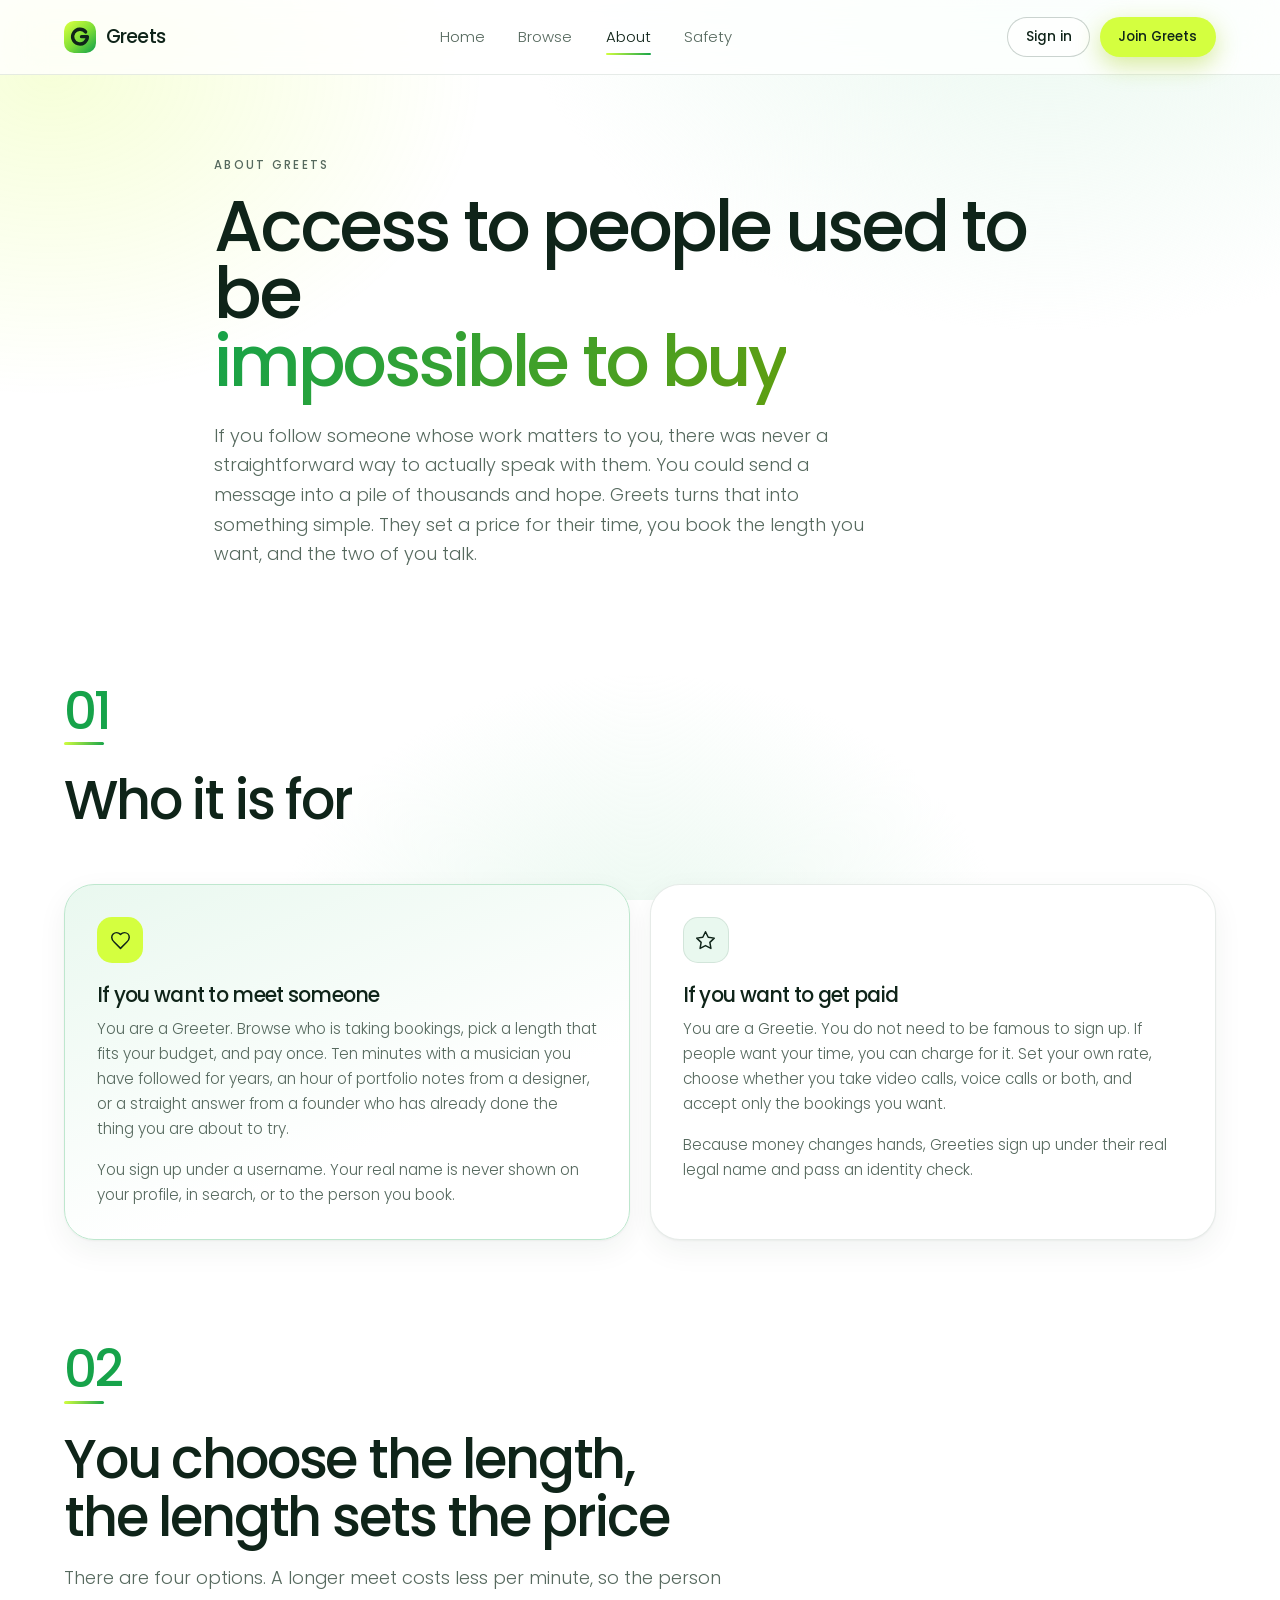
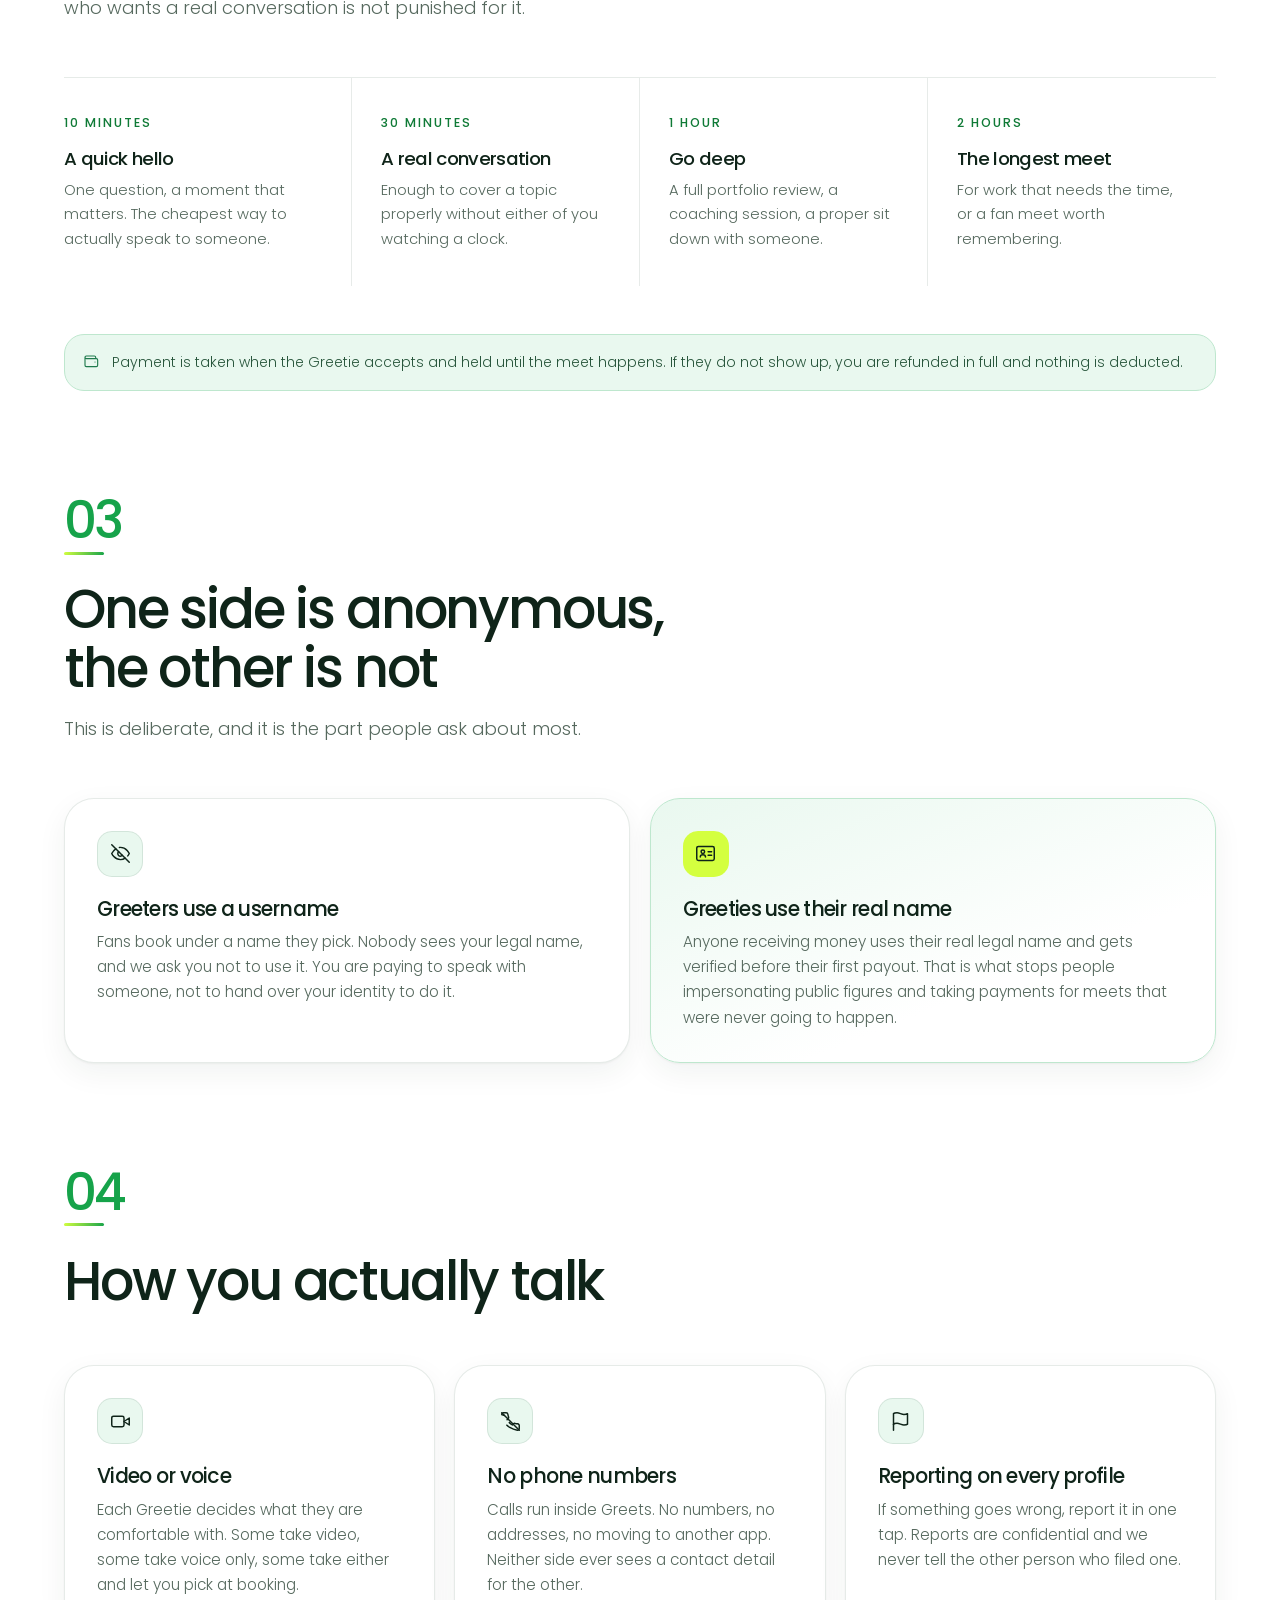
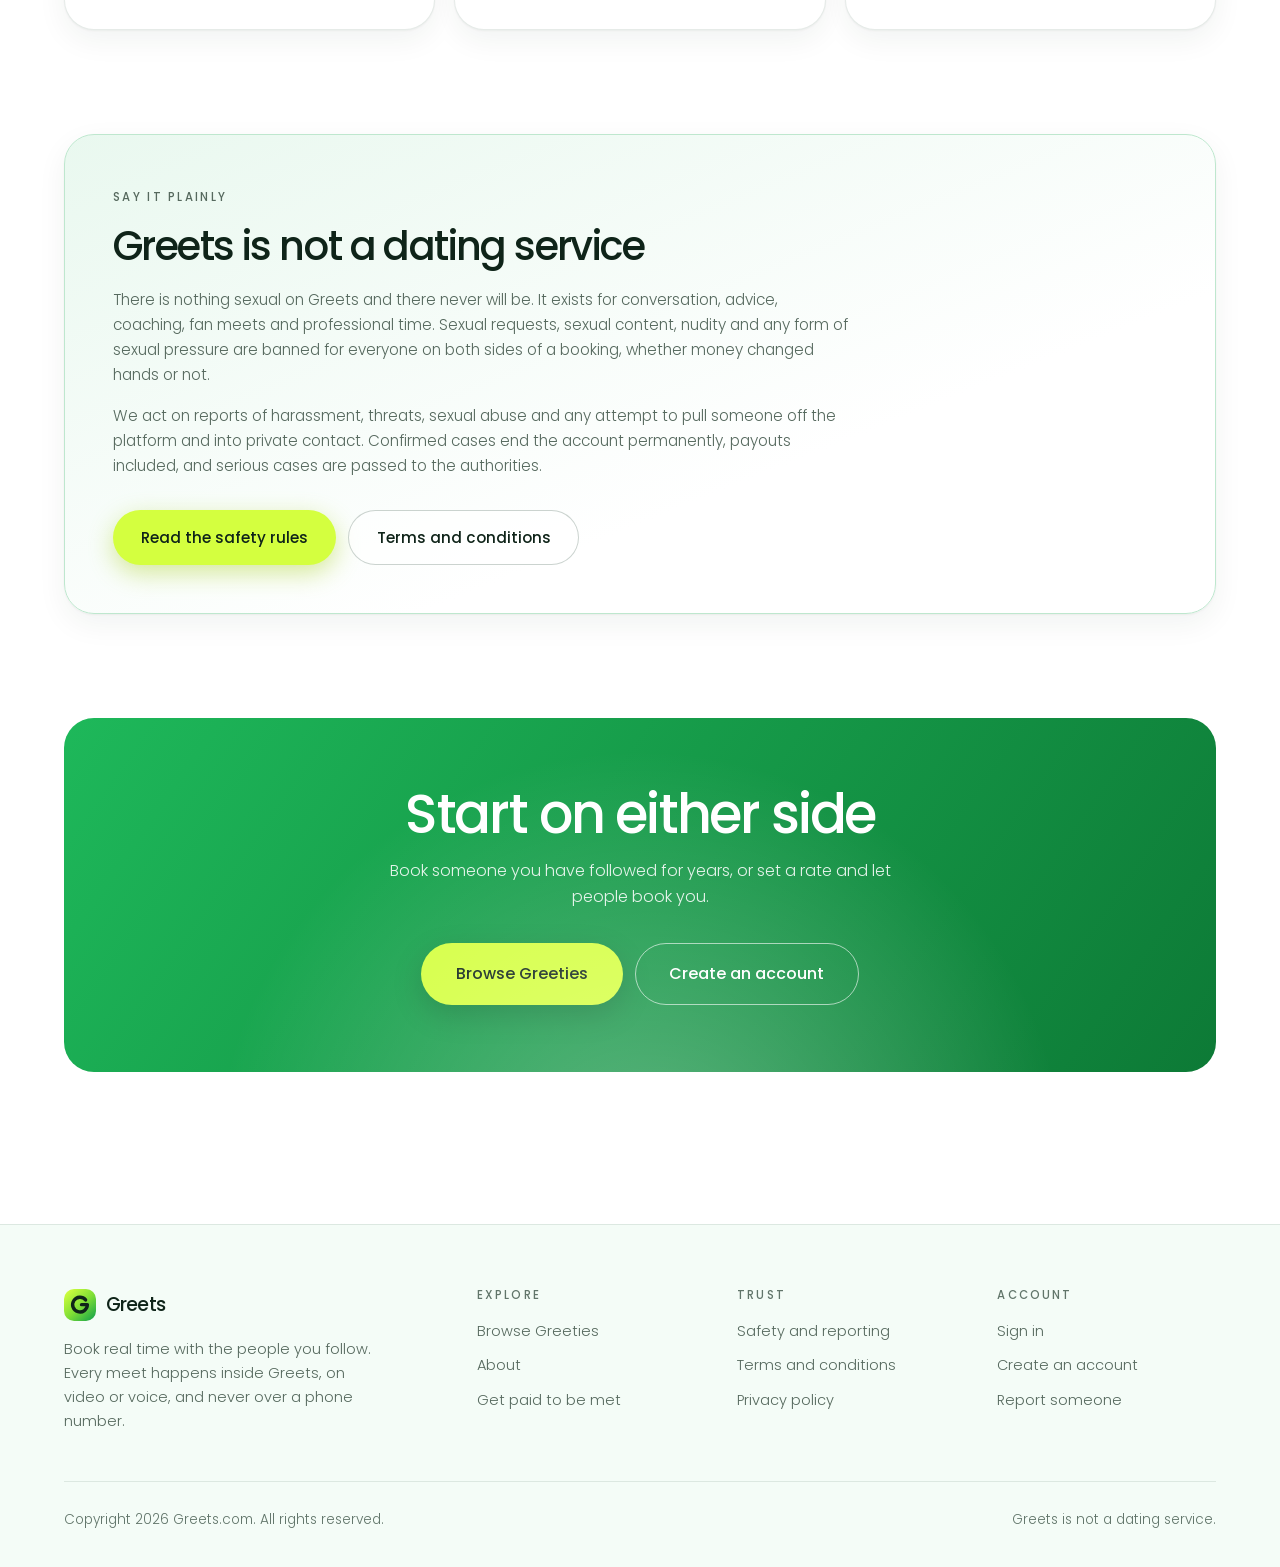
<file: static_site/about.html>
<!DOCTYPE html>
<html lang="en">

<head>
    <meta charset="UTF-8">
    <meta name="viewport" content="width=device-width, initial-scale=1.0">
    <title>About Greets.com</title>
    <meta name="description" content="What Greets is, who it is for, how paid meets work, and the rules that keep it safe. Greets is not a dating service.">
    <link rel="icon" href="/favicon.ico" sizes="any">
    <link rel="icon" href="/logo.svg" type="image/svg+xml">
    <link rel="apple-touch-icon" href="/apple-touch-icon.png">
    <link rel="manifest" href="/site.webmanifest">
    <meta name="theme-color" content="#16a34a">
    <link rel="canonical" href="https://greets-com.vercel.app/about">
    <meta property="og:type" content="website">
    <meta property="og:site_name" content="Greets">
    <meta property="og:title" content="About Greets.com">
    <meta property="og:description" content="What Greets is, who it is for, how paid meets work, and the rules that keep it safe. Greets is not a dating service.">
    <meta property="og:url" content="https://greets-com.vercel.app/about">
    <meta property="og:image" content="https://greets-com.vercel.app/og-image.jpg">
    <meta property="og:image:width" content="1200">
    <meta property="og:image:height" content="630">
    <meta name="twitter:card" content="summary_large_image">
    <meta name="twitter:title" content="About Greets.com">
    <meta name="twitter:description" content="What Greets is, who it is for, how paid meets work, and the rules that keep it safe. Greets is not a dating service.">
    <meta name="twitter:image" content="https://greets-com.vercel.app/og-image.jpg">
    <link rel="preconnect" href="https://fonts.googleapis.com">
    <link rel="preconnect" href="https://fonts.gstatic.com" crossorigin>
    <link href="https://fonts.googleapis.com/css2?family=Poppins:wght@300;400;500;600&display=swap" rel="stylesheet">
    <link rel="stylesheet" href="css/style.css">
</head>

<body>
    <nav id="nav"></nav>

    <!-- ============ INTRO ============ -->
    <header class="hero" style="padding-bottom:3rem;">
        <div class="container" style="max-width:900px;">
            <span class="kicker">About Greets</span>
            <h1 class="display" style="font-size:clamp(2.4rem,5.6vw,4.4rem);margin-bottom:1.6rem;">
                Access to people used to be<br><span class="grad-text">impossible to buy</span>
            </h1>
            <p class="lead" style="max-width:660px;">
                If you follow someone whose work matters to you, there was never a straightforward way to
                actually speak with them. You could send a message into a pile of thousands and hope. Greets
                turns that into something simple. They set a price for their time, you book the length you
                want, and the two of you talk.
            </p>
        </div>
    </header>

    <!-- ============ 01 WHO ============ -->
    <section class="section" style="padding-top:2rem;">
        <div class="container">
            <div class="sec-head">
                <span class="num">01</span>
                <div class="num-rule"></div>
                <h2 class="h2">Who it is for</h2>
            </div>
            <div class="bento" id="whoBento"></div>
        </div>
    </section>

    <!-- ============ 02 PRICING ============ -->
    <section class="section" style="padding-top:0;">
        <div class="container">
            <div class="sec-head">
                <span class="num">02</span>
                <div class="num-rule"></div>
                <h2 class="h2">You choose the length,<br>the length sets the price</h2>
                <p class="lead">There are four options. A longer meet costs less per minute, so the person who wants a real conversation is not punished for it.</p>
            </div>
            <div class="steps">
                <div class="step">
                    <span class="n">10 MINUTES</span>
                    <h3>A quick hello</h3>
                    <p>One question, a moment that matters. The cheapest way to actually speak to someone.</p>
                </div>
                <div class="step">
                    <span class="n">30 MINUTES</span>
                    <h3>A real conversation</h3>
                    <p>Enough to cover a topic properly without either of you watching a clock.</p>
                </div>
                <div class="step">
                    <span class="n">1 HOUR</span>
                    <h3>Go deep</h3>
                    <p>A full portfolio review, a coaching session, a proper sit down with someone.</p>
                </div>
                <div class="step">
                    <span class="n">2 HOURS</span>
                    <h3>The longest meet</h3>
                    <p>For work that needs the time, or a fan meet worth remembering.</p>
                </div>
            </div>
            <div class="notice mt-12" id="payNotice"></div>
        </div>
    </section>

    <!-- ============ 03 NAMES ============ -->
    <section class="section" style="padding-top:0;">
        <div class="container">
            <div class="sec-head">
                <span class="num">03</span>
                <div class="num-rule"></div>
                <h2 class="h2">One side is anonymous,<br>the other is not</h2>
                <p class="lead">This is deliberate, and it is the part people ask about most.</p>
            </div>
            <div class="bento" id="namesBento"></div>
        </div>
    </section>

    <!-- ============ 04 CALLS ============ -->
    <section class="section" style="padding-top:0;">
        <div class="container">
            <div class="sec-head">
                <span class="num">04</span>
                <div class="num-rule"></div>
                <h2 class="h2">How you actually talk</h2>
            </div>
            <div class="bento" id="callsBento"></div>
        </div>
    </section>

    <!-- ============ NOT A DATING SITE ============ -->
    <section class="section" style="padding-top:0;">
        <div class="container">
            <div class="tile tile-grad" style="padding:3rem;">
                <span class="kicker">Say it plainly</span>
                <h2 class="h2" style="font-size:clamp(1.7rem,3.2vw,2.5rem);margin-bottom:1.2rem;">Greets is not a dating service</h2>
                <p class="muted" style="max-width:740px;">
                    There is nothing sexual on Greets and there never will be. It exists for conversation,
                    advice, coaching, fan meets and professional time. Sexual requests, sexual content, nudity
                    and any form of sexual pressure are banned for everyone on both sides of a booking, whether
                    money changed hands or not.
                </p>
                <p class="muted mt-4" style="max-width:740px;">
                    We act on reports of harassment, threats, sexual abuse and any attempt to pull someone off
                    the platform and into private contact. Confirmed cases end the account permanently, payouts
                    included, and serious cases are passed to the authorities.
                </p>
                <div class="row gap-3 wrap mt-8">
                    <a href="safety.html" class="btn btn-primary">Read the safety rules</a>
                    <a href="terms.html" class="btn btn-ghost">Terms and conditions</a>
                </div>
            </div>
        </div>
    </section>

    <!-- ============ CTA ============ -->
    <section class="section" style="padding-top:0;">
        <div class="container">
            <div class="band">
                <h2 class="h2">Start on either side</h2>
                <p>Book someone you have followed for years, or set a rate and let people book you.</p>
                <div class="row gap-3" style="justify-content:center;flex-wrap:wrap;">
                    <a href="dashboard.html" class="btn btn-primary btn-lg">Browse Greeties</a>
                    <a href="auth.html#join" class="btn btn-ghost btn-lg">Create an account</a>
                </div>
            </div>
        </div>
    </section>

    <footer id="footer"></footer>

    <script src="js/icons.js"></script>
    <script src="js/data.js"></script>
    <script src="js/app.js"></script>
    <script src="js/about.js"></script>
</body>

</html>
</file>
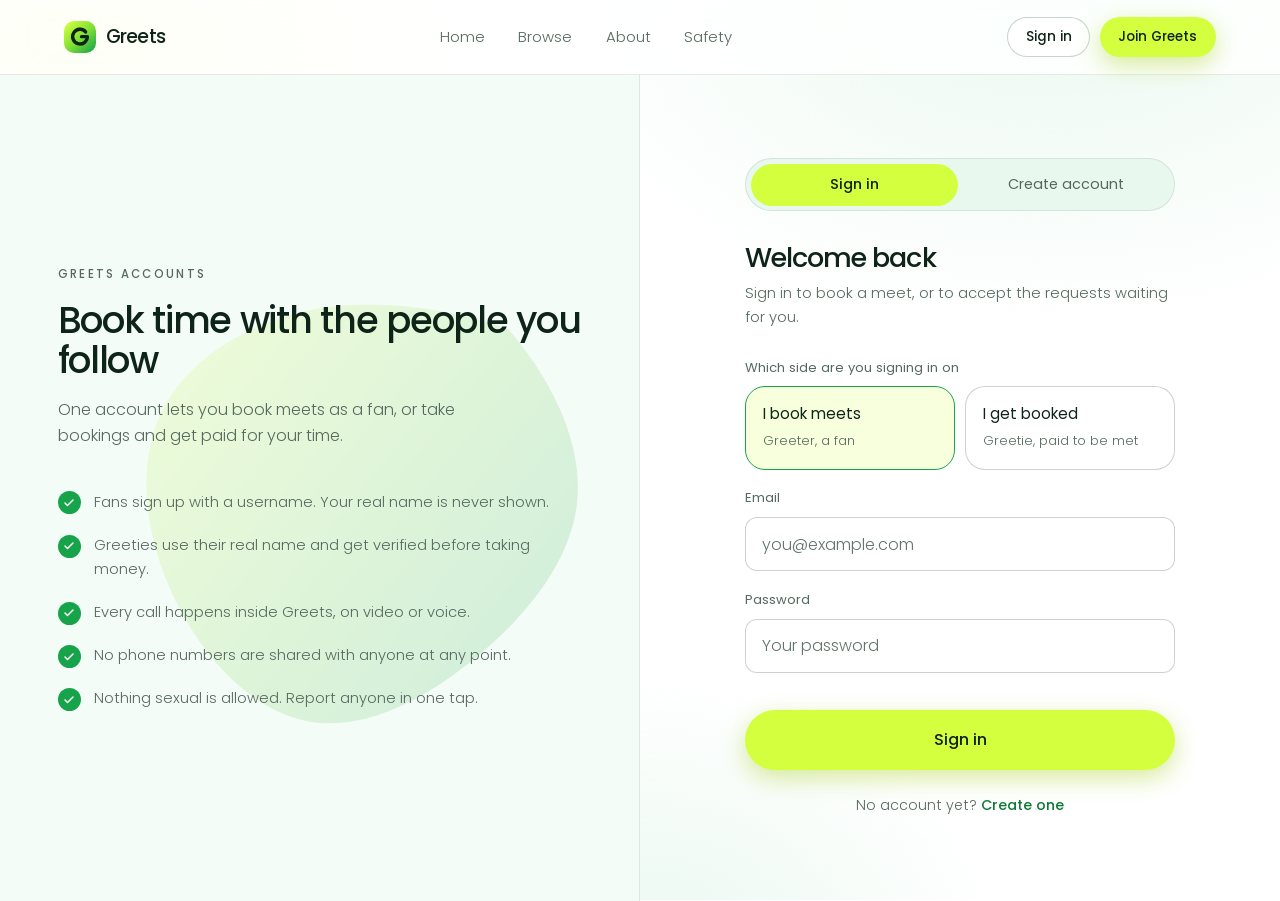
<file: static_site/auth.html>
<!DOCTYPE html>
<html lang="en">

<head>
    <meta charset="UTF-8">
    <meta name="viewport" content="width=device-width, initial-scale=1.0">
    <title>Sign in or join Greets.com</title>
    <meta name="description" content="Sign in to Greets, or create an account as a Greeter to book meets or a Greetie to get paid for your time.">
    <link rel="icon" href="/favicon.ico" sizes="any">
    <link rel="icon" href="/logo.svg" type="image/svg+xml">
    <link rel="apple-touch-icon" href="/apple-touch-icon.png">
    <link rel="manifest" href="/site.webmanifest">
    <meta name="theme-color" content="#16a34a">
    <link rel="canonical" href="https://greets-com.vercel.app/auth">
    <meta property="og:type" content="website">
    <meta property="og:site_name" content="Greets">
    <meta property="og:title" content="Sign in or join Greets.com">
    <meta property="og:description" content="Sign in to Greets, or create an account as a Greeter to book meets or a Greetie to get paid for your time.">
    <meta property="og:url" content="https://greets-com.vercel.app/auth">
    <meta property="og:image" content="https://greets-com.vercel.app/og-image.jpg">
    <meta property="og:image:width" content="1200">
    <meta property="og:image:height" content="630">
    <meta name="twitter:card" content="summary_large_image">
    <meta name="twitter:title" content="Sign in or join Greets.com">
    <meta name="twitter:description" content="Sign in to Greets, or create an account as a Greeter to book meets or a Greetie to get paid for your time.">
    <meta name="twitter:image" content="https://greets-com.vercel.app/og-image.jpg">
    <link rel="preconnect" href="https://fonts.googleapis.com">
    <link rel="preconnect" href="https://fonts.gstatic.com" crossorigin>
    <link href="https://fonts.googleapis.com/css2?family=Poppins:wght@300;400;500;600&display=swap" rel="stylesheet">
    <link rel="stylesheet" href="css/style.css">
</head>

<body>
    <nav id="nav"></nav>

    <div class="auth-wrap">
        <!-- LEFT: pitch -->
        <aside class="auth-aside">
            <svg class="blob" viewBox="0 0 520 520" xmlns="http://www.w3.org/2000/svg" aria-hidden="true">
                <defs>
                    <linearGradient id="authBlob" x1="0%" y1="10%" x2="100%" y2="90%">
                        <stop offset="0%" stop-color="#d4ff3f" />
                        <stop offset="100%" stop-color="#16a34a" />
                    </linearGradient>
                </defs>
                <path fill="url(#authBlob)"
                    d="M416 108c38 44 66 100 61 152-5 52-43 100-89 138-46 38-100 66-149 57-49-9-93-55-119-110-26-55-34-119-9-167 25-48 83-80 142-89 59-9 125 5 163 19z" />
            </svg>

            <span class="kicker">Greets accounts</span>
            <h2 id="asideTitle">Book time with the people you follow</h2>
            <p id="asideCopy">
                One account lets you book meets as a fan, or take bookings and get paid for your time.
            </p>
            <ul class="auth-points" id="asidePoints"></ul>
        </aside>

        <!-- RIGHT: forms -->
        <main class="auth-panel">
            <div class="auth-form">
                <div class="tabs">
                    <button class="tab active" id="tabSignin" type="button">Sign in</button>
                    <button class="tab" id="tabJoin" type="button">Create account</button>
                </div>

                <!-- ---------- SIGN IN ---------- -->
                <form id="formSignin" novalidate>
                    <h2 style="font-size:1.7rem;margin-bottom:.5rem;">Welcome back</h2>
                    <p class="muted" style="font-size:.92rem;margin-bottom:1.7rem;">Sign in to book a meet, or to accept the requests waiting for you.</p>

                    <div class="field">
                        <label class="label">Which side are you signing in on</label>
                        <div class="seg seg-2" id="siRoleSeg">
                            <label class="opt sel" data-role="greeter">
                                <span class="opt-title">I book meets</span>
                                <span class="opt-desc">Greeter, a fan</span>
                            </label>
                            <label class="opt" data-role="greetie">
                                <span class="opt-title">I get booked</span>
                                <span class="opt-desc">Greetie, paid to be met</span>
                            </label>
                        </div>
                    </div>

                    <div class="field" id="siGreetiePick" style="display:none;">
                        <label class="label" for="siGreetie">Your Greetie profile</label>
                        <select class="input" id="siGreetie"></select>
                        <p class="hint">There is no backend yet, so pick the profile you are signing in as. This is how you reach the request inbox.</p>
                    </div>

                    <div class="field">
                        <label class="label" for="siEmail">Email</label>
                        <input class="input" type="email" id="siEmail" placeholder="you@example.com" autocomplete="email">
                    </div>
                    <div class="field">
                        <label class="label" for="siPass">Password</label>
                        <input class="input" type="password" id="siPass" placeholder="Your password" autocomplete="current-password">
                    </div>

                    <div class="error" id="siError"></div>
                    <button class="btn btn-primary full btn-lg" type="submit">Sign in</button>

                    <p class="muted center mt-6" style="font-size:.89rem;">
                        No account yet? <a href="#join" id="goJoin" style="color:var(--green-ink);font-weight:500;">Create one</a>
                    </p>
                </form>

                <!-- ---------- JOIN ---------- -->
                <form id="formJoin" style="display:none;" novalidate>
                    <h2 style="font-size:1.7rem;margin-bottom:.5rem;">Create your account</h2>
                    <p class="muted" style="font-size:.92rem;margin-bottom:1.5rem;">First, tell us which side you are on. You can add the other side later.</p>

                    <div class="field">
                        <div class="seg seg-2" id="roleSeg">
                            <label class="opt sel" data-role="greeter">
                                <input type="radio" name="role" value="greeter" checked>
                                <span class="opt-title">I want to meet people</span>
                                <span class="opt-desc">Book meets as a fan. Username only.</span>
                            </label>
                            <label class="opt" data-role="greetie">
                                <input type="radio" name="role" value="greetie">
                                <span class="opt-title">I want to get paid</span>
                                <span class="opt-desc">Take bookings. Real name required.</span>
                            </label>
                        </div>
                    </div>

                    <!-- Greeter only -->
                    <div id="greeterFields">
                        <div class="field">
                            <label class="label" for="jUsername">Username</label>
                            <input class="input" id="jUsername" placeholder="e.g. courtside_kev" autocomplete="username">
                            <p class="hint">This is all anyone sees. Do not use your real name here.</p>
                        </div>
                    </div>

                    <!-- Greetie only -->
                    <div id="greetieFields" style="display:none;">
                        <div class="field">
                            <label class="label" for="jRealName">Full legal name</label>
                            <input class="input" id="jRealName" placeholder="e.g. Sarah Jenkins" autocomplete="name">
                            <p class="hint">Greeties are paid, so this has to be your real name and it is shown on your profile.</p>
                        </div>
                        <div class="field">
                            <label class="label" for="jCategory">What do you do</label>
                            <select class="input" id="jCategory">
                                <option>Musician</option>
                                <option>Founder</option>
                                <option>Designer</option>
                                <option>Athlete</option>
                                <option>Chef</option>
                                <option>Creator</option>
                                <option>Actor</option>
                                <option>Producer</option>
                                <option>Writer</option>
                                <option>Gaming</option>
                                <option>Photographer</option>
                                <option>Something else</option>
                            </select>
                        </div>
                        <div class="field">
                            <label class="label">How do you want to meet people</label>
                            <div class="seg" id="callSeg">
                                <label class="opt sel" data-call="both">
                                    <input type="radio" name="call" value="both" checked>
                                    <span class="opt-title">Video or voice</span>
                                    <span class="opt-desc">Let the Greeter pick when they book.</span>
                                </label>
                                <label class="opt" data-call="video">
                                    <input type="radio" name="call" value="video">
                                    <span class="opt-title">Video calls only</span>
                                    <span class="opt-desc">Face to face inside the app.</span>
                                </label>
                                <label class="opt" data-call="voice">
                                    <input type="radio" name="call" value="voice">
                                    <span class="opt-title">Voice calls only</span>
                                    <span class="opt-desc">Audio only, the camera never turns on.</span>
                                </label>
                            </div>
                        </div>
                        <div class="field">
                            <label class="label" for="jRate">Your rate per 10 minutes</label>
                            <input class="input" type="number" id="jRate" min="5" max="1000" value="30" placeholder="30">
                            <p class="hint" id="rateHint">A 1 hour meet would cost a Greeter about $162.</p>
                        </div>
                    </div>

                    <div class="field">
                        <label class="label" for="jEmail">Email</label>
                        <input class="input" type="email" id="jEmail" placeholder="you@example.com" autocomplete="email">
                    </div>
                    <div class="field">
                        <label class="label" for="jPass">Password</label>
                        <input class="input" type="password" id="jPass" placeholder="At least 8 characters" autocomplete="new-password">
                    </div>

                    <div class="notice mt-4" id="idNotice" style="display:none;"></div>

                    <div class="field mt-6">
                        <label class="check">
                            <input type="checkbox" id="jTerms">
                            <span>I agree to the <a href="terms.html" target="_blank">terms and conditions</a> and the <a href="privacy.html" target="_blank">privacy policy</a>.</span>
                        </label>
                    </div>
                    <div class="field">
                        <label class="check">
                            <input type="checkbox" id="jRules">
                            <span>I understand Greets is not a dating service, and that sexual requests, sexual content and abuse get an account removed.</span>
                        </label>
                    </div>

                    <div class="error" id="jError"></div>
                    <button class="btn btn-primary full btn-lg" type="submit">Create account</button>

                    <p class="muted center mt-6" style="font-size:.89rem;">
                        Already have an account? <a href="#" id="goSignin" style="color:var(--green-ink);font-weight:500;">Sign in</a>
                    </p>
                </form>
            </div>
        </main>
    </div>

    <script src="js/icons.js"></script>
    <script src="js/data.js"></script>
    <script src="js/app.js"></script>
    <script src="js/auth.js"></script>
</body>

</html>
</file>
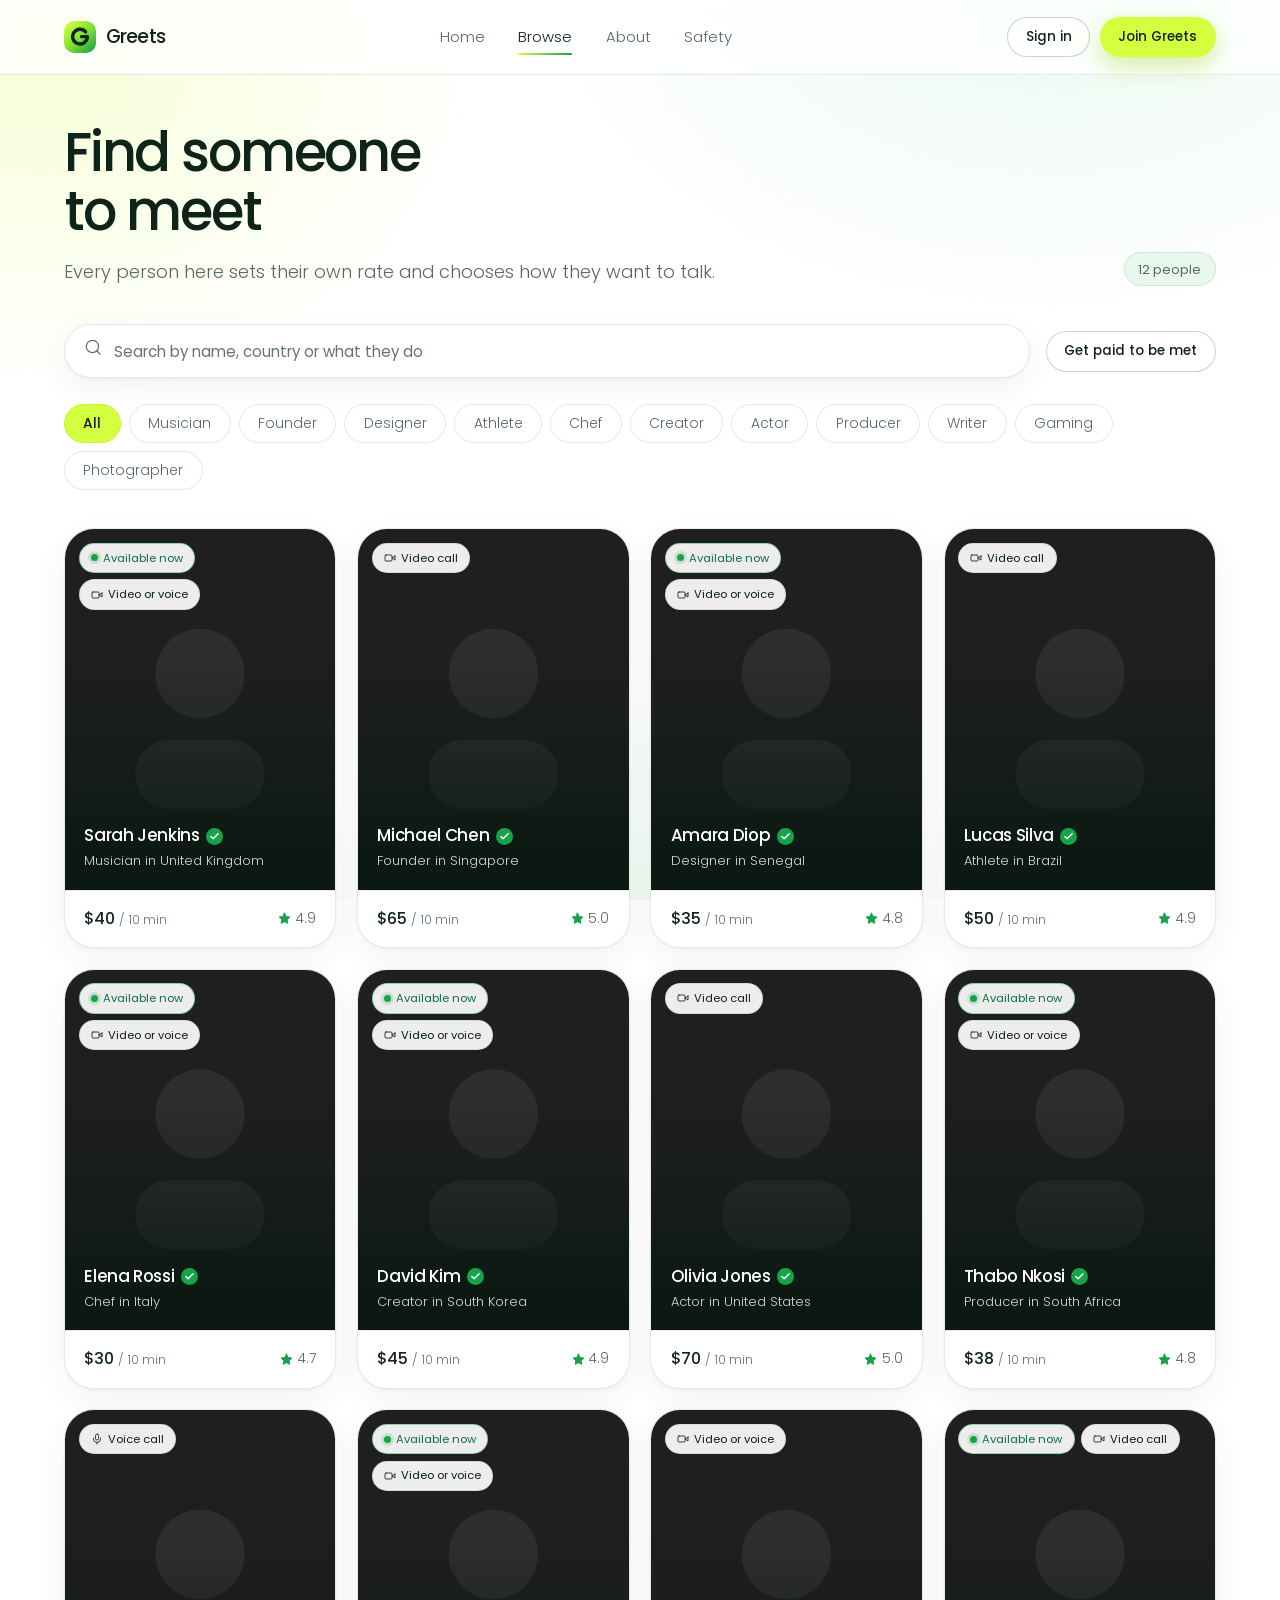
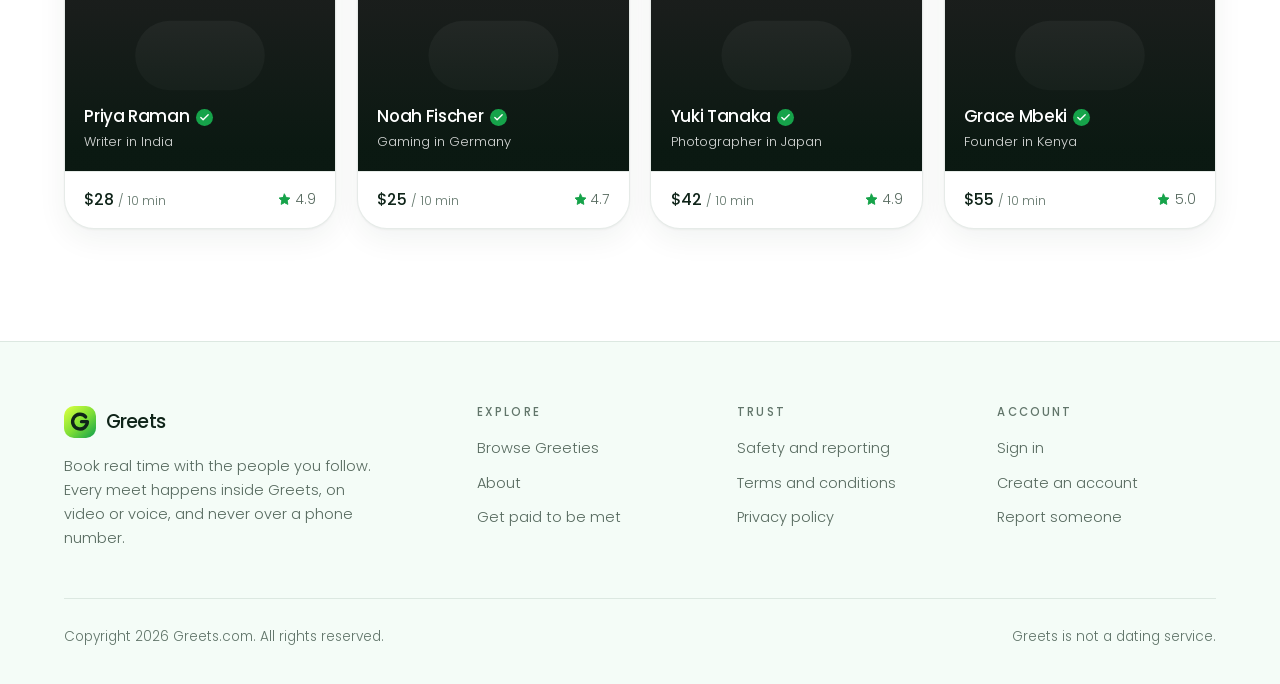
<file: static_site/dashboard.html>
<!DOCTYPE html>
<html lang="en">

<head>
    <meta charset="UTF-8">
    <meta name="viewport" content="width=device-width, initial-scale=1.0">
    <title>Browse Greeties - Greets.com</title>
    <meta name="description" content="Browse everyone taking bookings on Greets. Filter by what they do, see their rate, and book a video or voice meet.">
    <link rel="icon" href="/favicon.ico" sizes="any">
    <link rel="icon" href="/logo.svg" type="image/svg+xml">
    <link rel="apple-touch-icon" href="/apple-touch-icon.png">
    <link rel="manifest" href="/site.webmanifest">
    <meta name="theme-color" content="#16a34a">
    <link rel="canonical" href="https://greets-com.vercel.app/dashboard">
    <meta property="og:type" content="website">
    <meta property="og:site_name" content="Greets">
    <meta property="og:title" content="Browse Greeties - Greets.com">
    <meta property="og:description" content="Browse everyone taking bookings on Greets. Filter by what they do, see their rate, and book a video or voice meet.">
    <meta property="og:url" content="https://greets-com.vercel.app/dashboard">
    <meta property="og:image" content="https://greets-com.vercel.app/og-image.jpg">
    <meta property="og:image:width" content="1200">
    <meta property="og:image:height" content="630">
    <meta name="twitter:card" content="summary_large_image">
    <meta name="twitter:title" content="Browse Greeties - Greets.com">
    <meta name="twitter:description" content="Browse everyone taking bookings on Greets. Filter by what they do, see their rate, and book a video or voice meet.">
    <meta name="twitter:image" content="https://greets-com.vercel.app/og-image.jpg">
    <link rel="preconnect" href="https://fonts.googleapis.com">
    <link rel="preconnect" href="https://fonts.gstatic.com" crossorigin>
    <link href="https://fonts.googleapis.com/css2?family=Poppins:wght@300;400;500;600&display=swap" rel="stylesheet">
    <link rel="stylesheet" href="css/style.css">
</head>

<body>
    <nav id="nav"></nav>

    <main class="container" style="padding-top:3rem;padding-bottom:4rem;">
        <div class="row between wrap gap-6" style="align-items:flex-end;margin-bottom:2.4rem;">
            <div class="sec-head" style="margin-bottom:0;">
                <h2 class="h2" id="greeting">Find someone<br>to meet</h2>
                <p class="lead mt-4">Every person here sets their own rate and chooses how they want to talk.</p>
            </div>
            <span class="chip" id="resultCount"></span>
        </div>

        <!-- Recent bookings, shown once the demo has one -->
        <div id="bookingStrip"></div>

        <div class="toolbar">
            <div class="search">
                <span id="searchIcon"></span>
                <input type="search" id="searchInput" placeholder="Search by name, country or what they do" aria-label="Search Greeties">
            </div>
            <a href="auth.html#join" class="btn btn-ghost btn-sm" id="earnLink">Get paid to be met</a>
        </div>

        <div class="filters" id="filters"></div>

        <div class="grid grid-4" id="grid"></div>
        <div id="empty" style="display:none;text-align:center;padding:4.5rem 1rem;">
            <h3 style="font-size:1.4rem;margin-bottom:.6rem;">Nobody matches that yet</h3>
            <p class="muted">Try a different word, or clear the filter to see everyone.</p>
            <button class="btn btn-ghost mt-6" id="clearAll">Clear filters</button>
        </div>
    </main>

    <footer id="footer"></footer>

    <script src="js/icons.js"></script>
    <script src="js/data.js"></script>
    <script src="js/app.js"></script>
    <script src="js/dashboard.js"></script>
</body>

</html>
</file>
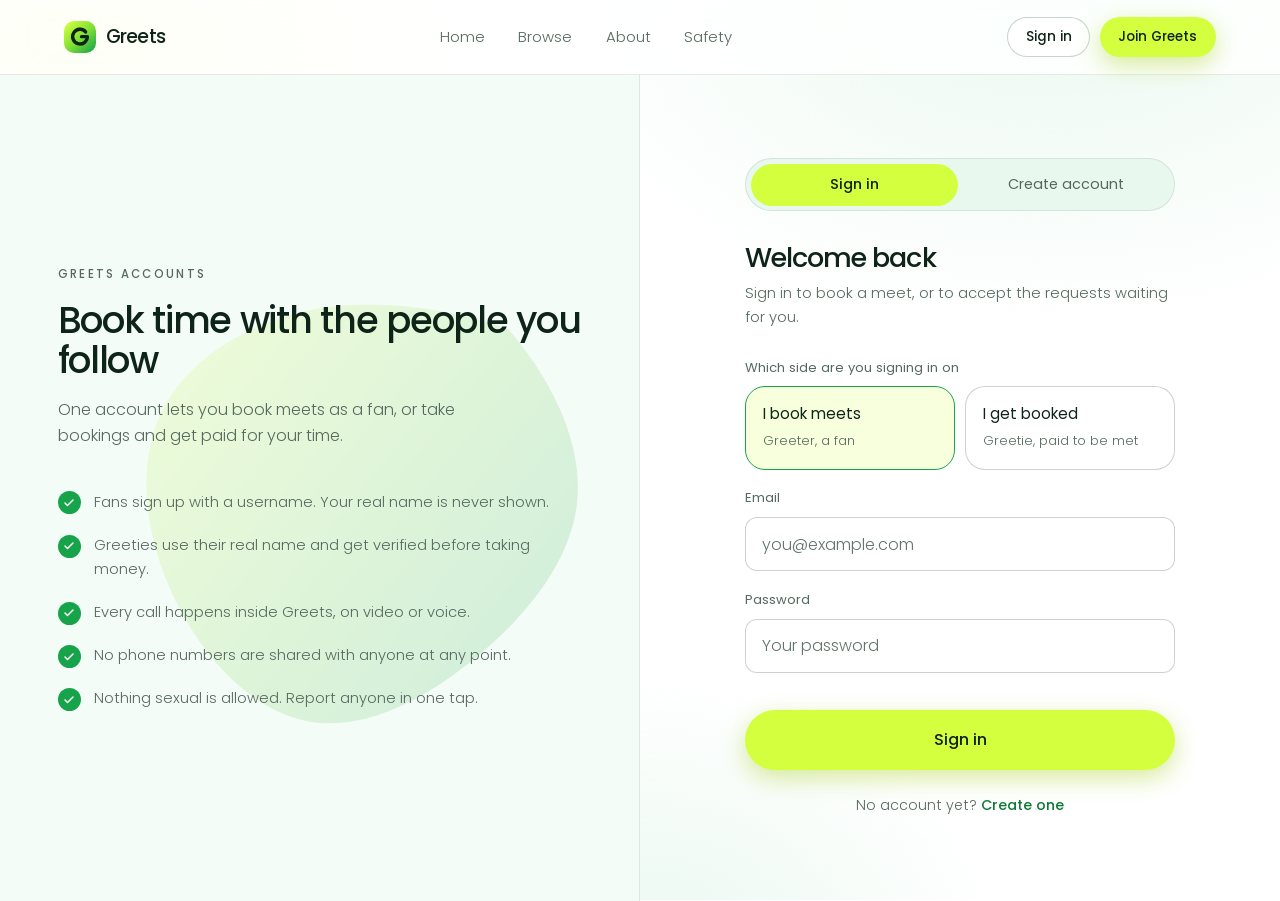
<file: static_site/meet.html>
<!DOCTYPE html>
<html lang="en">

<head>
    <meta charset="UTF-8">
    <meta name="viewport" content="width=device-width, initial-scale=1.0">
    <title>Your meet - Greets.com</title>
    <meta name="description" content="Join a booked meet on Greets. Video and voice happen inside Greets, never over a phone number.">
    <meta name="robots" content="noindex">
    <link rel="icon" href="/favicon.ico" sizes="any">
    <link rel="icon" href="/logo.svg" type="image/svg+xml">
    <link rel="apple-touch-icon" href="/apple-touch-icon.png">
    <link rel="manifest" href="/site.webmanifest">
    <meta name="theme-color" content="#16a34a">
    <link rel="preconnect" href="https://fonts.googleapis.com">
    <link rel="preconnect" href="https://fonts.gstatic.com" crossorigin>
    <link href="https://fonts.googleapis.com/css2?family=Poppins:wght@300;400;500;600&display=swap" rel="stylesheet">
    <link rel="stylesheet" href="css/style.css">
</head>

<body>
    <nav id="nav"></nav>

    <main class="container" style="padding-top:2.6rem;padding-bottom:4rem;">
        <div class="meet-wrap">
            <div class="meet-head">
                <div>
                    <h2 id="meetTitle">Your meet</h2>
                    <div class="meet-sub" id="meetSub"></div>
                </div>
                <div class="row gap-3 wrap" id="meetChips"></div>
            </div>

            <div class="stage" id="stage"></div>
            <div class="meet-bar" id="meetBar"></div>
            <div id="meetFoot"></div>
        </div>
    </main>

    <footer id="footer"></footer>

    <script src="js/icons.js"></script>
    <script src="js/data.js"></script>
    <script src="js/app.js"></script>
    <script src="js/meet.js"></script>
</body>

</html>
</file>
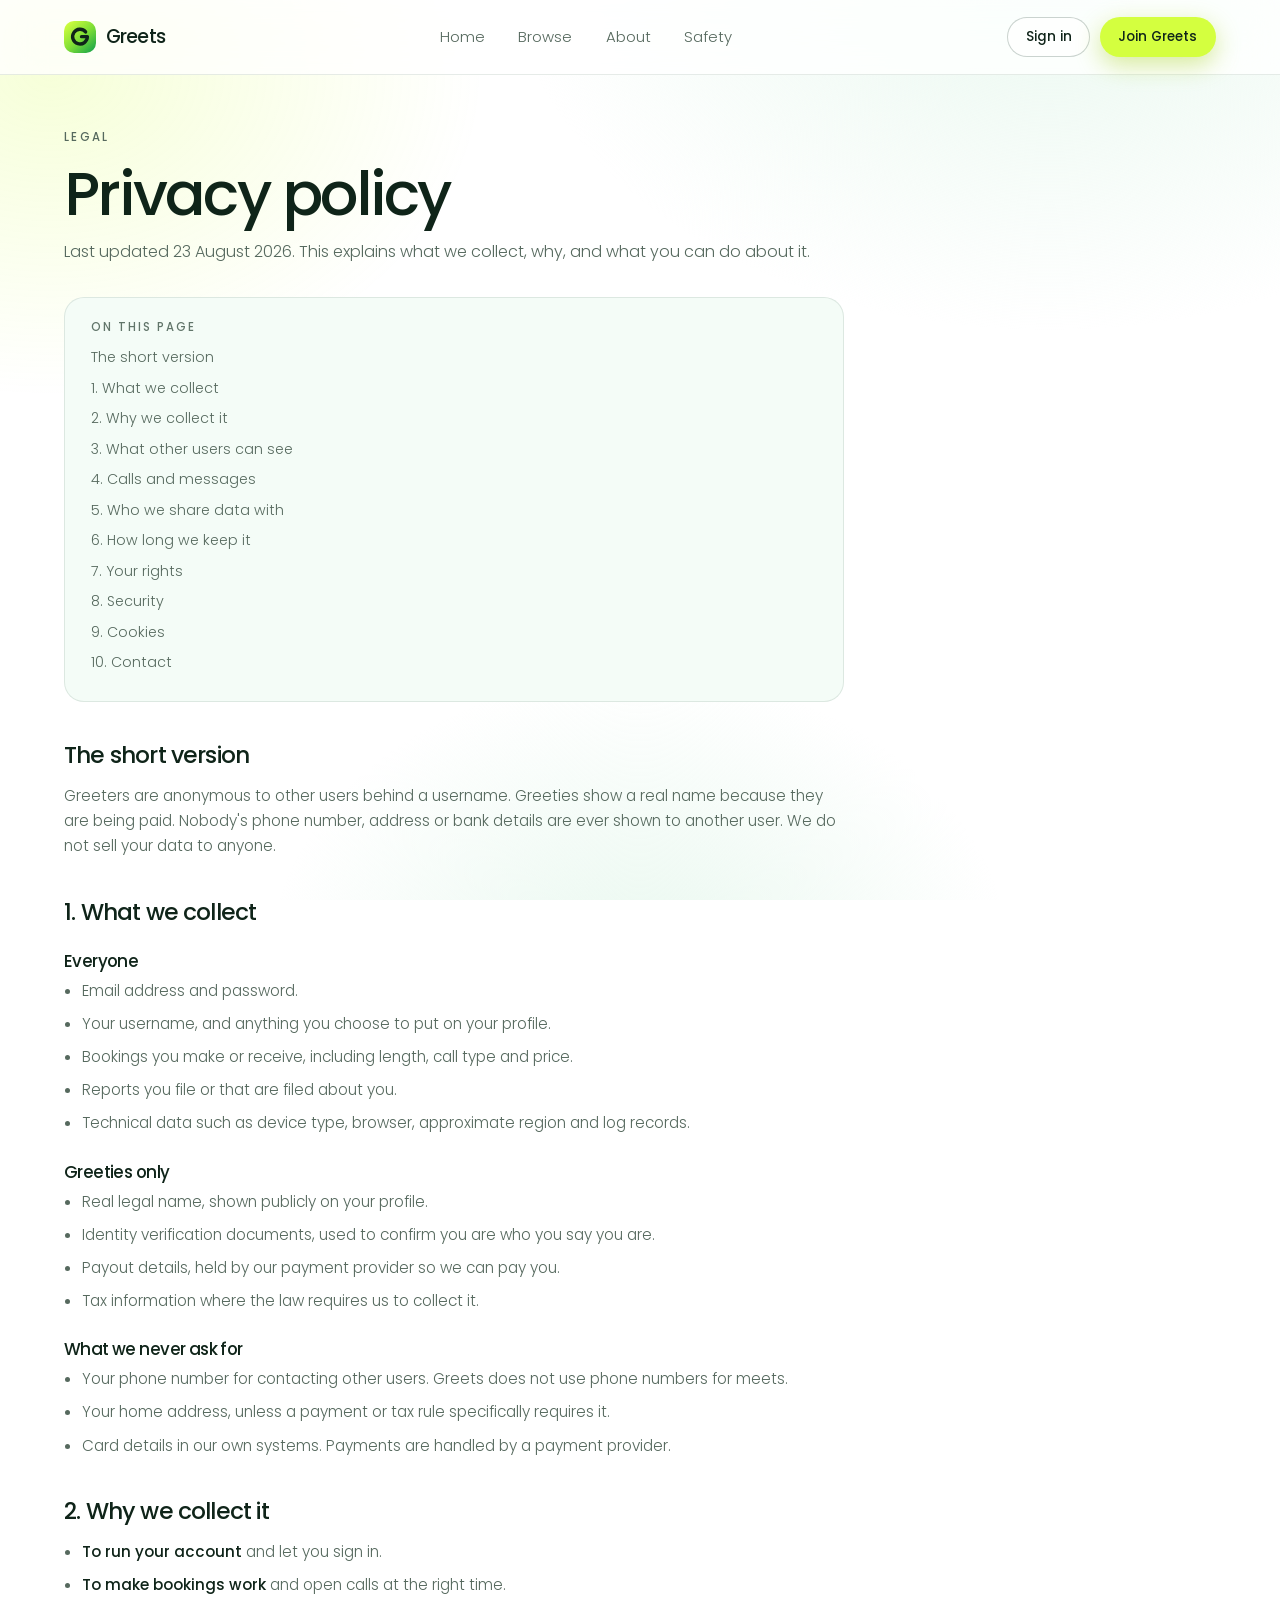
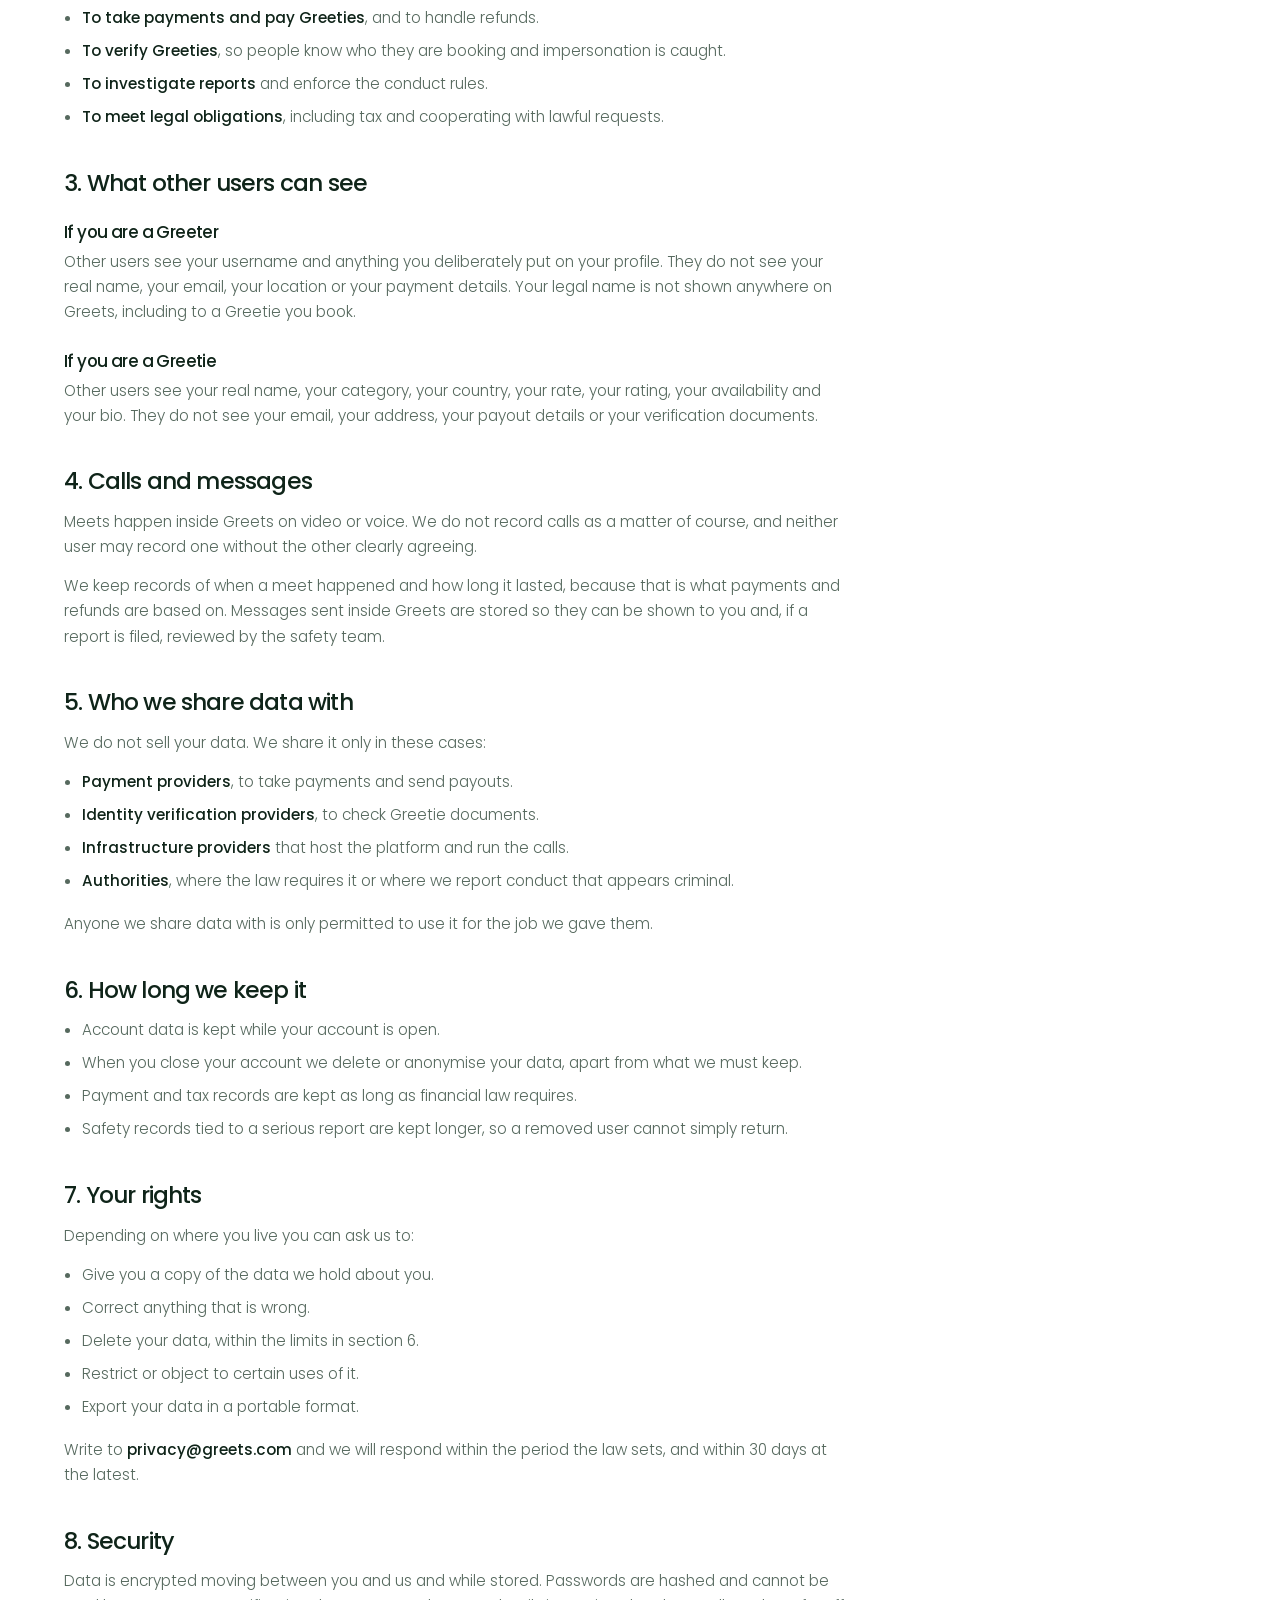
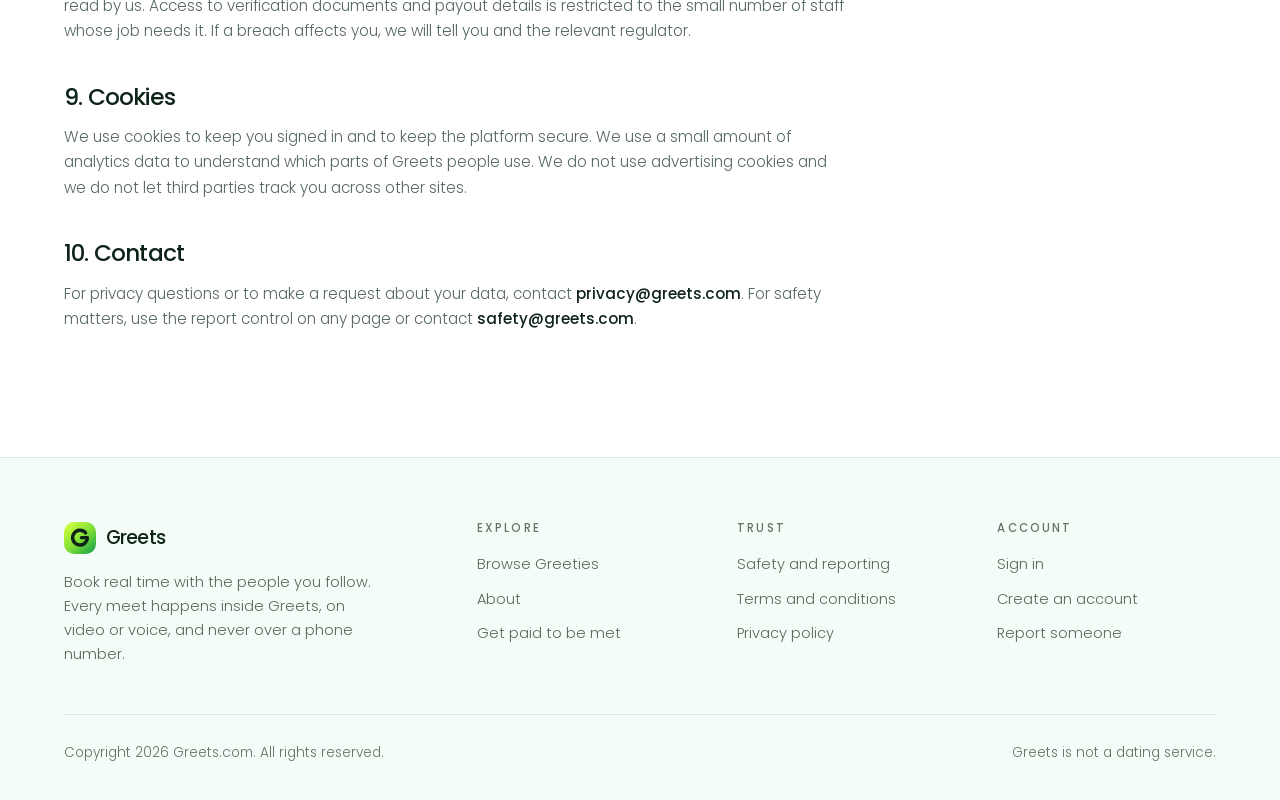
<file: static_site/privacy.html>
<!DOCTYPE html>
<html lang="en">

<head>
    <meta charset="UTF-8">
    <meta name="viewport" content="width=device-width, initial-scale=1.0">
    <title>Privacy policy - Greets.com</title>
    <meta name="description" content="What Greets collects, why, who can see it, how long we keep it, and the control you have over your data.">
    <link rel="icon" href="/favicon.ico" sizes="any">
    <link rel="icon" href="/logo.svg" type="image/svg+xml">
    <link rel="apple-touch-icon" href="/apple-touch-icon.png">
    <link rel="manifest" href="/site.webmanifest">
    <meta name="theme-color" content="#16a34a">
    <link rel="canonical" href="https://greets-com.vercel.app/privacy">
    <meta property="og:type" content="website">
    <meta property="og:site_name" content="Greets">
    <meta property="og:title" content="Privacy policy - Greets.com">
    <meta property="og:description" content="What Greets collects, why, who can see it, how long we keep it, and the control you have over your data.">
    <meta property="og:url" content="https://greets-com.vercel.app/privacy">
    <meta property="og:image" content="https://greets-com.vercel.app/og-image.jpg">
    <meta property="og:image:width" content="1200">
    <meta property="og:image:height" content="630">
    <meta name="twitter:card" content="summary_large_image">
    <meta name="twitter:title" content="Privacy policy - Greets.com">
    <meta name="twitter:description" content="What Greets collects, why, who can see it, how long we keep it, and the control you have over your data.">
    <meta name="twitter:image" content="https://greets-com.vercel.app/og-image.jpg">
    <link rel="preconnect" href="https://fonts.googleapis.com">
    <link rel="preconnect" href="https://fonts.gstatic.com" crossorigin>
    <link href="https://fonts.googleapis.com/css2?family=Poppins:wght@300;400;500;600&display=swap" rel="stylesheet">
    <link rel="stylesheet" href="css/style.css">
</head>

<body>
    <nav id="nav"></nav>

    <main class="container" style="padding-top:3rem;padding-bottom:4rem;">
        <span class="kicker">Legal</span>
        <h1 class="display" style="font-size:clamp(2.2rem,5vw,3.8rem);margin-bottom:1rem;">Privacy policy</h1>
        <p class="muted">Last updated 23 August 2026. This explains what we collect, why, and what you can do about it.</p>

        <div class="prose">
            <div class="toc mt-8">
                <h4 style="margin-bottom:.6rem;">On this page</h4>
                <a href="#short">The short version</a>
                <a href="#collect">1. What we collect</a>
                <a href="#why">2. Why we collect it</a>
                <a href="#visible">3. What other users can see</a>
                <a href="#calls">4. Calls and messages</a>
                <a href="#share">5. Who we share data with</a>
                <a href="#keep">6. How long we keep it</a>
                <a href="#rights">7. Your rights</a>
                <a href="#security">8. Security</a>
                <a href="#cookies">9. Cookies</a>
                <a href="#contact">10. Contact</a>
            </div>

            <h2 id="short">The short version</h2>
            <p>
                Greeters are anonymous to other users behind a username. Greeties show a real name because they
                are being paid. Nobody's phone number, address or bank details are ever shown to another user. We
                do not sell your data to anyone.
            </p>

            <h2 id="collect">1. What we collect</h2>
            <h3>Everyone</h3>
            <ul>
                <li>Email address and password.</li>
                <li>Your username, and anything you choose to put on your profile.</li>
                <li>Bookings you make or receive, including length, call type and price.</li>
                <li>Reports you file or that are filed about you.</li>
                <li>Technical data such as device type, browser, approximate region and log records.</li>
            </ul>
            <h3>Greeties only</h3>
            <ul>
                <li>Real legal name, shown publicly on your profile.</li>
                <li>Identity verification documents, used to confirm you are who you say you are.</li>
                <li>Payout details, held by our payment provider so we can pay you.</li>
                <li>Tax information where the law requires us to collect it.</li>
            </ul>
            <h3>What we never ask for</h3>
            <ul>
                <li>Your phone number for contacting other users. Greets does not use phone numbers for meets.</li>
                <li>Your home address, unless a payment or tax rule specifically requires it.</li>
                <li>Card details in our own systems. Payments are handled by a payment provider.</li>
            </ul>

            <h2 id="why">2. Why we collect it</h2>
            <ul>
                <li><strong>To run your account</strong> and let you sign in.</li>
                <li><strong>To make bookings work</strong> and open calls at the right time.</li>
                <li><strong>To take payments and pay Greeties</strong>, and to handle refunds.</li>
                <li><strong>To verify Greeties</strong>, so people know who they are booking and impersonation is caught.</li>
                <li><strong>To investigate reports</strong> and enforce the conduct rules.</li>
                <li><strong>To meet legal obligations</strong>, including tax and cooperating with lawful requests.</li>
            </ul>

            <h2 id="visible">3. What other users can see</h2>
            <h3>If you are a Greeter</h3>
            <p>
                Other users see your username and anything you deliberately put on your profile. They do not see
                your real name, your email, your location or your payment details. Your legal name is not shown
                anywhere on Greets, including to a Greetie you book.
            </p>
            <h3>If you are a Greetie</h3>
            <p>
                Other users see your real name, your category, your country, your rate, your rating, your
                availability and your bio. They do not see your email, your address, your payout details or your
                verification documents.
            </p>

            <h2 id="calls">4. Calls and messages</h2>
            <p>
                Meets happen inside Greets on video or voice. We do not record calls as a matter of course, and
                neither user may record one without the other clearly agreeing.
            </p>
            <p>
                We keep records of when a meet happened and how long it lasted, because that is what payments and
                refunds are based on. Messages sent inside Greets are stored so they can be shown to you and, if a
                report is filed, reviewed by the safety team.
            </p>

            <h2 id="share">5. Who we share data with</h2>
            <p>We do not sell your data. We share it only in these cases:</p>
            <ul>
                <li><strong>Payment providers</strong>, to take payments and send payouts.</li>
                <li><strong>Identity verification providers</strong>, to check Greetie documents.</li>
                <li><strong>Infrastructure providers</strong> that host the platform and run the calls.</li>
                <li><strong>Authorities</strong>, where the law requires it or where we report conduct that appears criminal.</li>
            </ul>
            <p>Anyone we share data with is only permitted to use it for the job we gave them.</p>

            <h2 id="keep">6. How long we keep it</h2>
            <ul>
                <li>Account data is kept while your account is open.</li>
                <li>When you close your account we delete or anonymise your data, apart from what we must keep.</li>
                <li>Payment and tax records are kept as long as financial law requires.</li>
                <li>Safety records tied to a serious report are kept longer, so a removed user cannot simply return.</li>
            </ul>

            <h2 id="rights">7. Your rights</h2>
            <p>Depending on where you live you can ask us to:</p>
            <ul>
                <li>Give you a copy of the data we hold about you.</li>
                <li>Correct anything that is wrong.</li>
                <li>Delete your data, within the limits in section 6.</li>
                <li>Restrict or object to certain uses of it.</li>
                <li>Export your data in a portable format.</li>
            </ul>
            <p>Write to <strong>privacy@greets.com</strong> and we will respond within the period the law sets, and within 30 days at the latest.</p>

            <h2 id="security">8. Security</h2>
            <p>
                Data is encrypted moving between you and us and while stored. Passwords are hashed and cannot be
                read by us. Access to verification documents and payout details is restricted to the small number
                of staff whose job needs it. If a breach affects you, we will tell you and the relevant regulator.
            </p>

            <h2 id="cookies">9. Cookies</h2>
            <p>
                We use cookies to keep you signed in and to keep the platform secure. We use a small amount of
                analytics data to understand which parts of Greets people use. We do not use advertising cookies
                and we do not let third parties track you across other sites.
            </p>

            <h2 id="contact">10. Contact</h2>
            <p>
                For privacy questions or to make a request about your data, contact
                <strong>privacy@greets.com</strong>. For safety matters, use the report control on any page or
                contact <strong>safety@greets.com</strong>.
            </p>
        </div>
    </main>

    <footer id="footer"></footer>

    <script src="js/icons.js"></script>
    <script src="js/data.js"></script>
    <script src="js/app.js"></script>
</body>

</html>
</file>
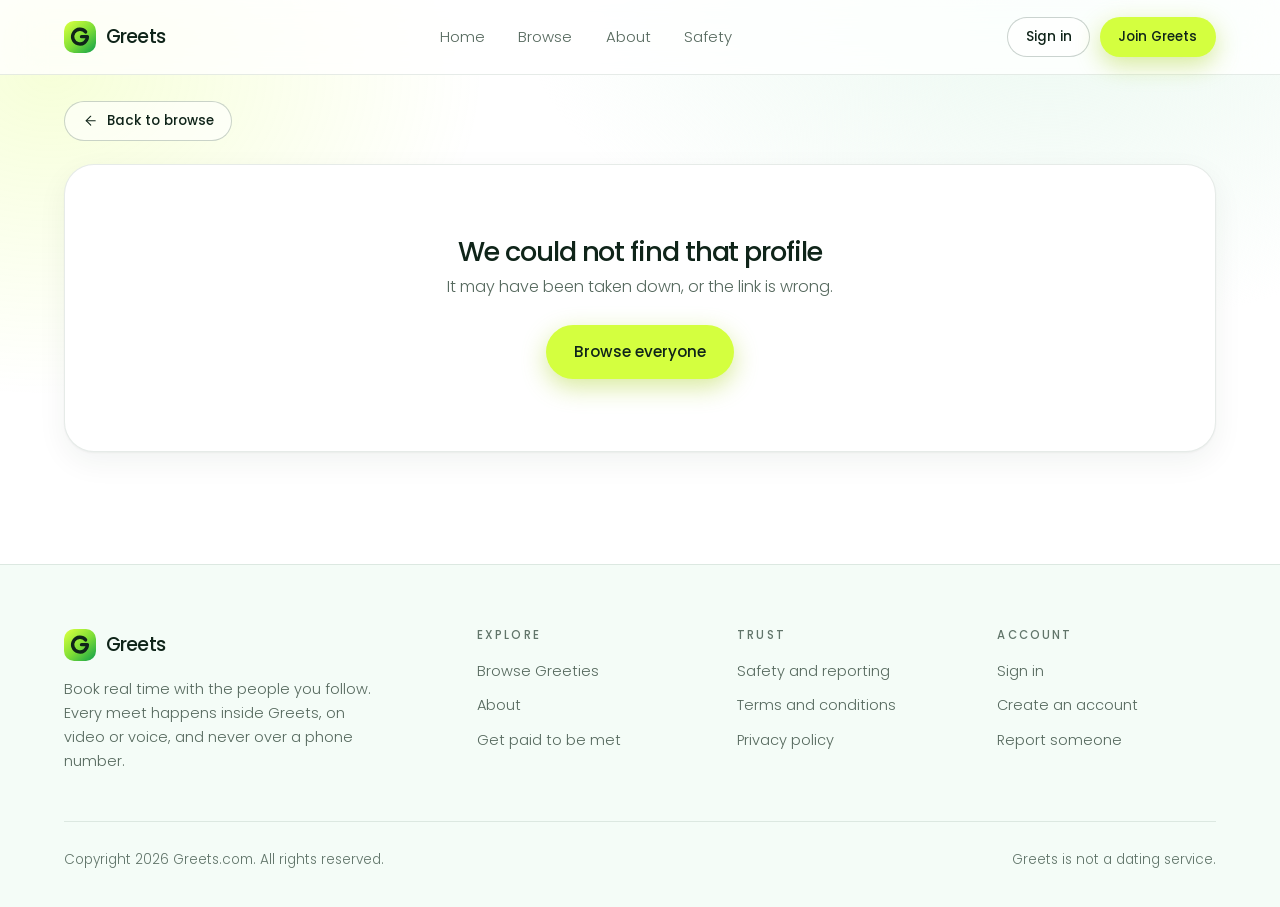
<file: static_site/profile.html>
<!DOCTYPE html>
<html lang="en">

<head>
    <meta charset="UTF-8">
    <meta name="viewport" content="width=device-width, initial-scale=1.0">
    <title>Book a meet - Greets.com</title>
    <meta name="description" content="See a Greetie profile and book a video or voice meet from ten minutes up to two hours.">
    <link rel="icon" href="/favicon.ico" sizes="any">
    <link rel="icon" href="/logo.svg" type="image/svg+xml">
    <link rel="apple-touch-icon" href="/apple-touch-icon.png">
    <link rel="manifest" href="/site.webmanifest">
    <meta name="theme-color" content="#16a34a">
    <link rel="canonical" href="https://greets-com.vercel.app/profile">
    <meta property="og:type" content="website">
    <meta property="og:site_name" content="Greets">
    <meta property="og:title" content="Book a meet - Greets.com">
    <meta property="og:description" content="See a Greetie profile and book a video or voice meet from ten minutes up to two hours.">
    <meta property="og:url" content="https://greets-com.vercel.app/profile">
    <meta property="og:image" content="https://greets-com.vercel.app/og-image.jpg">
    <meta property="og:image:width" content="1200">
    <meta property="og:image:height" content="630">
    <meta name="twitter:card" content="summary_large_image">
    <meta name="twitter:title" content="Book a meet - Greets.com">
    <meta name="twitter:description" content="See a Greetie profile and book a video or voice meet from ten minutes up to two hours.">
    <meta name="twitter:image" content="https://greets-com.vercel.app/og-image.jpg">
    <link rel="preconnect" href="https://fonts.googleapis.com">
    <link rel="preconnect" href="https://fonts.gstatic.com" crossorigin>
    <link href="https://fonts.googleapis.com/css2?family=Poppins:wght@300;400;500;600&display=swap" rel="stylesheet">
    <link rel="stylesheet" href="css/style.css">
</head>

<body>
    <nav id="nav"></nav>

    <main class="container" style="padding-top:1.6rem;padding-bottom:4rem;">
        <a href="dashboard.html" class="btn btn-ghost btn-sm" id="backLink" style="margin-bottom:1.4rem;"></a>
        <div id="profileRoot"></div>
    </main>

    <footer id="footer"></footer>

    <script src="js/icons.js"></script>
    <script src="js/data.js"></script>
    <script src="js/app.js"></script>
    <script src="js/profile.js"></script>
</body>

</html>
</file>
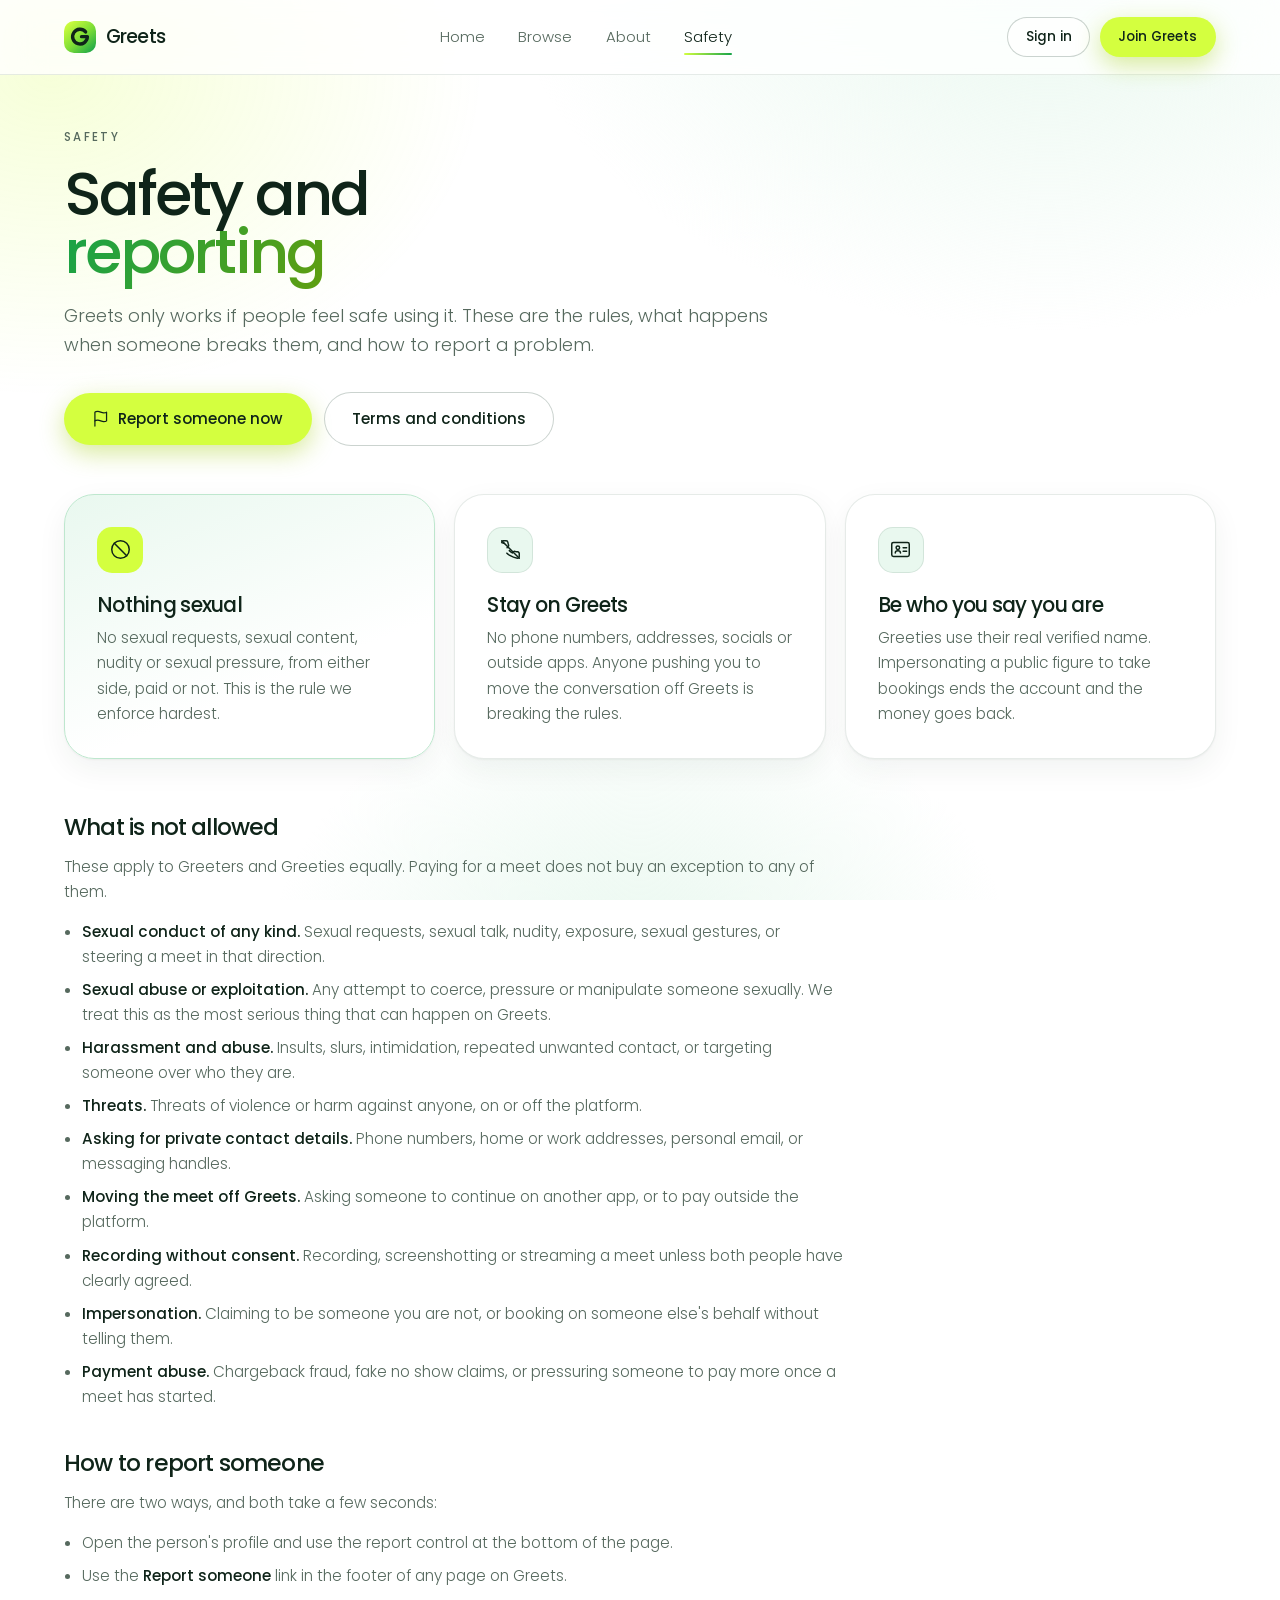
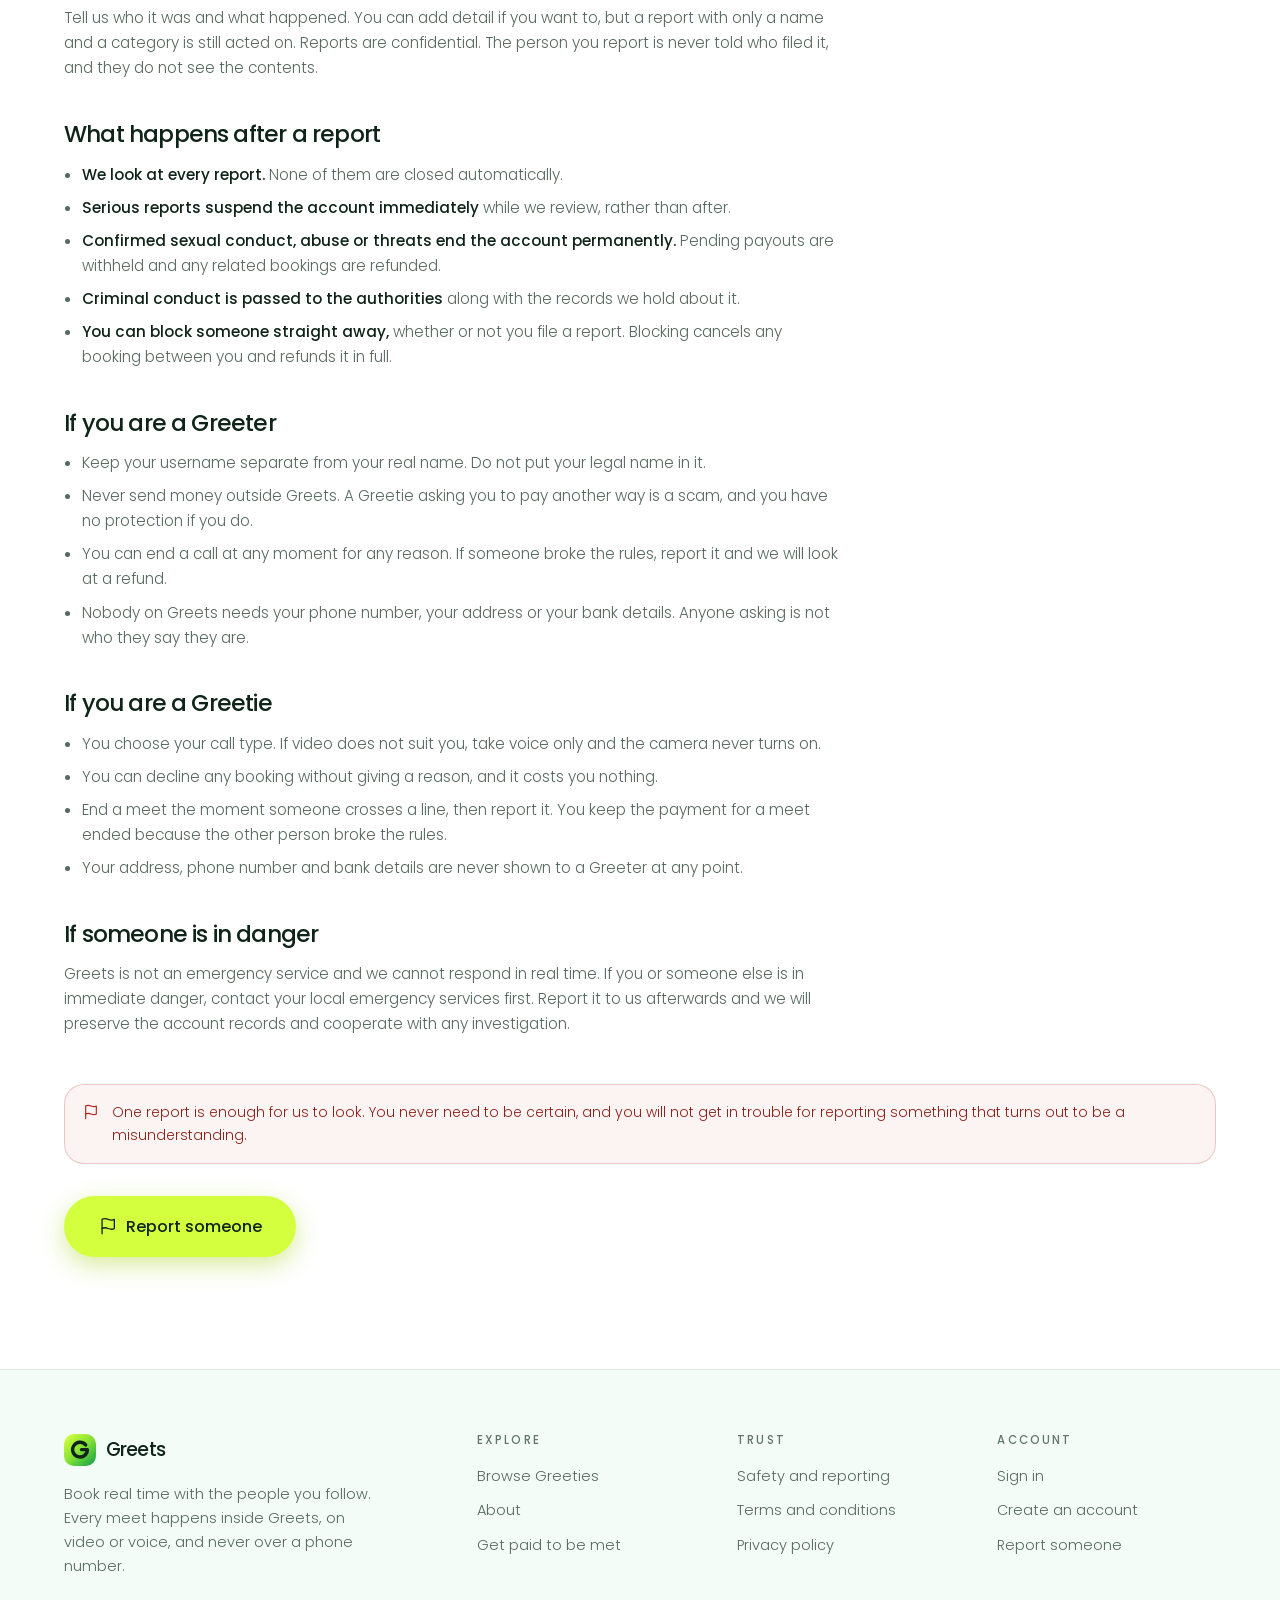
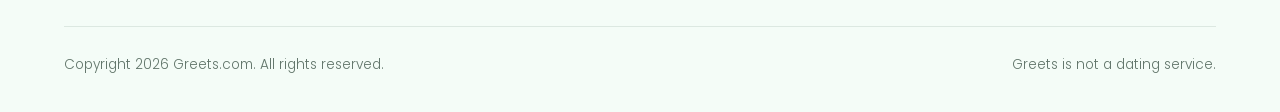
<file: static_site/safety.html>
<!DOCTYPE html>
<html lang="en">

<head>
    <meta charset="UTF-8">
    <meta name="viewport" content="width=device-width, initial-scale=1.0">
    <title>Safety and reporting - Greets.com</title>
    <meta name="description" content="The rules of conduct on Greets, what is banned, how to report someone, and what happens after a report.">
    <link rel="icon" href="/favicon.ico" sizes="any">
    <link rel="icon" href="/logo.svg" type="image/svg+xml">
    <link rel="apple-touch-icon" href="/apple-touch-icon.png">
    <link rel="manifest" href="/site.webmanifest">
    <meta name="theme-color" content="#16a34a">
    <link rel="canonical" href="https://greets-com.vercel.app/safety">
    <meta property="og:type" content="website">
    <meta property="og:site_name" content="Greets">
    <meta property="og:title" content="Safety and reporting - Greets.com">
    <meta property="og:description" content="The rules of conduct on Greets, what is banned, how to report someone, and what happens after a report.">
    <meta property="og:url" content="https://greets-com.vercel.app/safety">
    <meta property="og:image" content="https://greets-com.vercel.app/og-image.jpg">
    <meta property="og:image:width" content="1200">
    <meta property="og:image:height" content="630">
    <meta name="twitter:card" content="summary_large_image">
    <meta name="twitter:title" content="Safety and reporting - Greets.com">
    <meta name="twitter:description" content="The rules of conduct on Greets, what is banned, how to report someone, and what happens after a report.">
    <meta name="twitter:image" content="https://greets-com.vercel.app/og-image.jpg">
    <link rel="preconnect" href="https://fonts.googleapis.com">
    <link rel="preconnect" href="https://fonts.gstatic.com" crossorigin>
    <link href="https://fonts.googleapis.com/css2?family=Poppins:wght@300;400;500;600&display=swap" rel="stylesheet">
    <link rel="stylesheet" href="css/style.css">
</head>

<body>
    <nav id="nav"></nav>

    <main class="container" style="padding-top:3rem;padding-bottom:4rem;">
        <span class="kicker">Safety</span>
        <h1 class="display" style="font-size:clamp(2.2rem,5vw,3.8rem);margin-bottom:1.2rem;">Safety and<br><span class="grad-text">reporting</span></h1>
        <p class="lead" style="max-width:720px;">
            Greets only works if people feel safe using it. These are the rules, what happens when someone
            breaks them, and how to report a problem.
        </p>

        <div class="row gap-3 wrap mt-8">
            <button class="btn btn-primary" id="openReportTop">Report someone now</button>
            <a href="terms.html" class="btn btn-ghost">Terms and conditions</a>
        </div>

        <div class="bento mt-12" id="safetyBento"></div>

        <div class="prose" style="margin-top:3.5rem;">
            <h2 id="banned">What is not allowed</h2>
            <p>These apply to Greeters and Greeties equally. Paying for a meet does not buy an exception to any of them.</p>
            <ul>
                <li><strong>Sexual conduct of any kind.</strong> Sexual requests, sexual talk, nudity, exposure, sexual gestures, or steering a meet in that direction.</li>
                <li><strong>Sexual abuse or exploitation.</strong> Any attempt to coerce, pressure or manipulate someone sexually. We treat this as the most serious thing that can happen on Greets.</li>
                <li><strong>Harassment and abuse.</strong> Insults, slurs, intimidation, repeated unwanted contact, or targeting someone over who they are.</li>
                <li><strong>Threats.</strong> Threats of violence or harm against anyone, on or off the platform.</li>
                <li><strong>Asking for private contact details.</strong> Phone numbers, home or work addresses, personal email, or messaging handles.</li>
                <li><strong>Moving the meet off Greets.</strong> Asking someone to continue on another app, or to pay outside the platform.</li>
                <li><strong>Recording without consent.</strong> Recording, screenshotting or streaming a meet unless both people have clearly agreed.</li>
                <li><strong>Impersonation.</strong> Claiming to be someone you are not, or booking on someone else's behalf without telling them.</li>
                <li><strong>Payment abuse.</strong> Chargeback fraud, fake no show claims, or pressuring someone to pay more once a meet has started.</li>
            </ul>

            <h2 id="reporting">How to report someone</h2>
            <p>There are two ways, and both take a few seconds:</p>
            <ul>
                <li>Open the person's profile and use the report control at the bottom of the page.</li>
                <li>Use the <strong>Report someone</strong> link in the footer of any page on Greets.</li>
            </ul>
            <p>
                Tell us who it was and what happened. You can add detail if you want to, but a report with only
                a name and a category is still acted on. Reports are confidential. The person you report is
                never told who filed it, and they do not see the contents.
            </p>

            <h2 id="after">What happens after a report</h2>
            <ul>
                <li><strong>We look at every report.</strong> None of them are closed automatically.</li>
                <li><strong>Serious reports suspend the account immediately</strong> while we review, rather than after.</li>
                <li><strong>Confirmed sexual conduct, abuse or threats end the account permanently.</strong> Pending payouts are withheld and any related bookings are refunded.</li>
                <li><strong>Criminal conduct is passed to the authorities</strong> along with the records we hold about it.</li>
                <li><strong>You can block someone straight away,</strong> whether or not you file a report. Blocking cancels any booking between you and refunds it in full.</li>
            </ul>

            <h2 id="fans">If you are a Greeter</h2>
            <ul>
                <li>Keep your username separate from your real name. Do not put your legal name in it.</li>
                <li>Never send money outside Greets. A Greetie asking you to pay another way is a scam, and you have no protection if you do.</li>
                <li>You can end a call at any moment for any reason. If someone broke the rules, report it and we will look at a refund.</li>
                <li>Nobody on Greets needs your phone number, your address or your bank details. Anyone asking is not who they say they are.</li>
            </ul>

            <h2 id="talent">If you are a Greetie</h2>
            <ul>
                <li>You choose your call type. If video does not suit you, take voice only and the camera never turns on.</li>
                <li>You can decline any booking without giving a reason, and it costs you nothing.</li>
                <li>End a meet the moment someone crosses a line, then report it. You keep the payment for a meet ended because the other person broke the rules.</li>
                <li>Your address, phone number and bank details are never shown to a Greeter at any point.</li>
            </ul>

            <h2 id="emergency">If someone is in danger</h2>
            <p>
                Greets is not an emergency service and we cannot respond in real time. If you or someone else is
                in immediate danger, contact your local emergency services first. Report it to us afterwards and
                we will preserve the account records and cooperate with any investigation.
            </p>
        </div>

        <div class="notice warn mt-8" style="margin-top:3rem;" id="reportNote">
            <span>
                One report is enough for us to look. You never need to be certain, and you will not get in
                trouble for reporting something that turns out to be a misunderstanding.
            </span>
        </div>

        <div class="mt-8">
            <button class="btn btn-primary btn-lg" id="openReportBottom">Report someone</button>
        </div>
    </main>

    <footer id="footer"></footer>

    <script src="js/icons.js"></script>
    <script src="js/data.js"></script>
    <script src="js/app.js"></script>
    <script src="js/safety.js"></script>
</body>

</html>
</file>
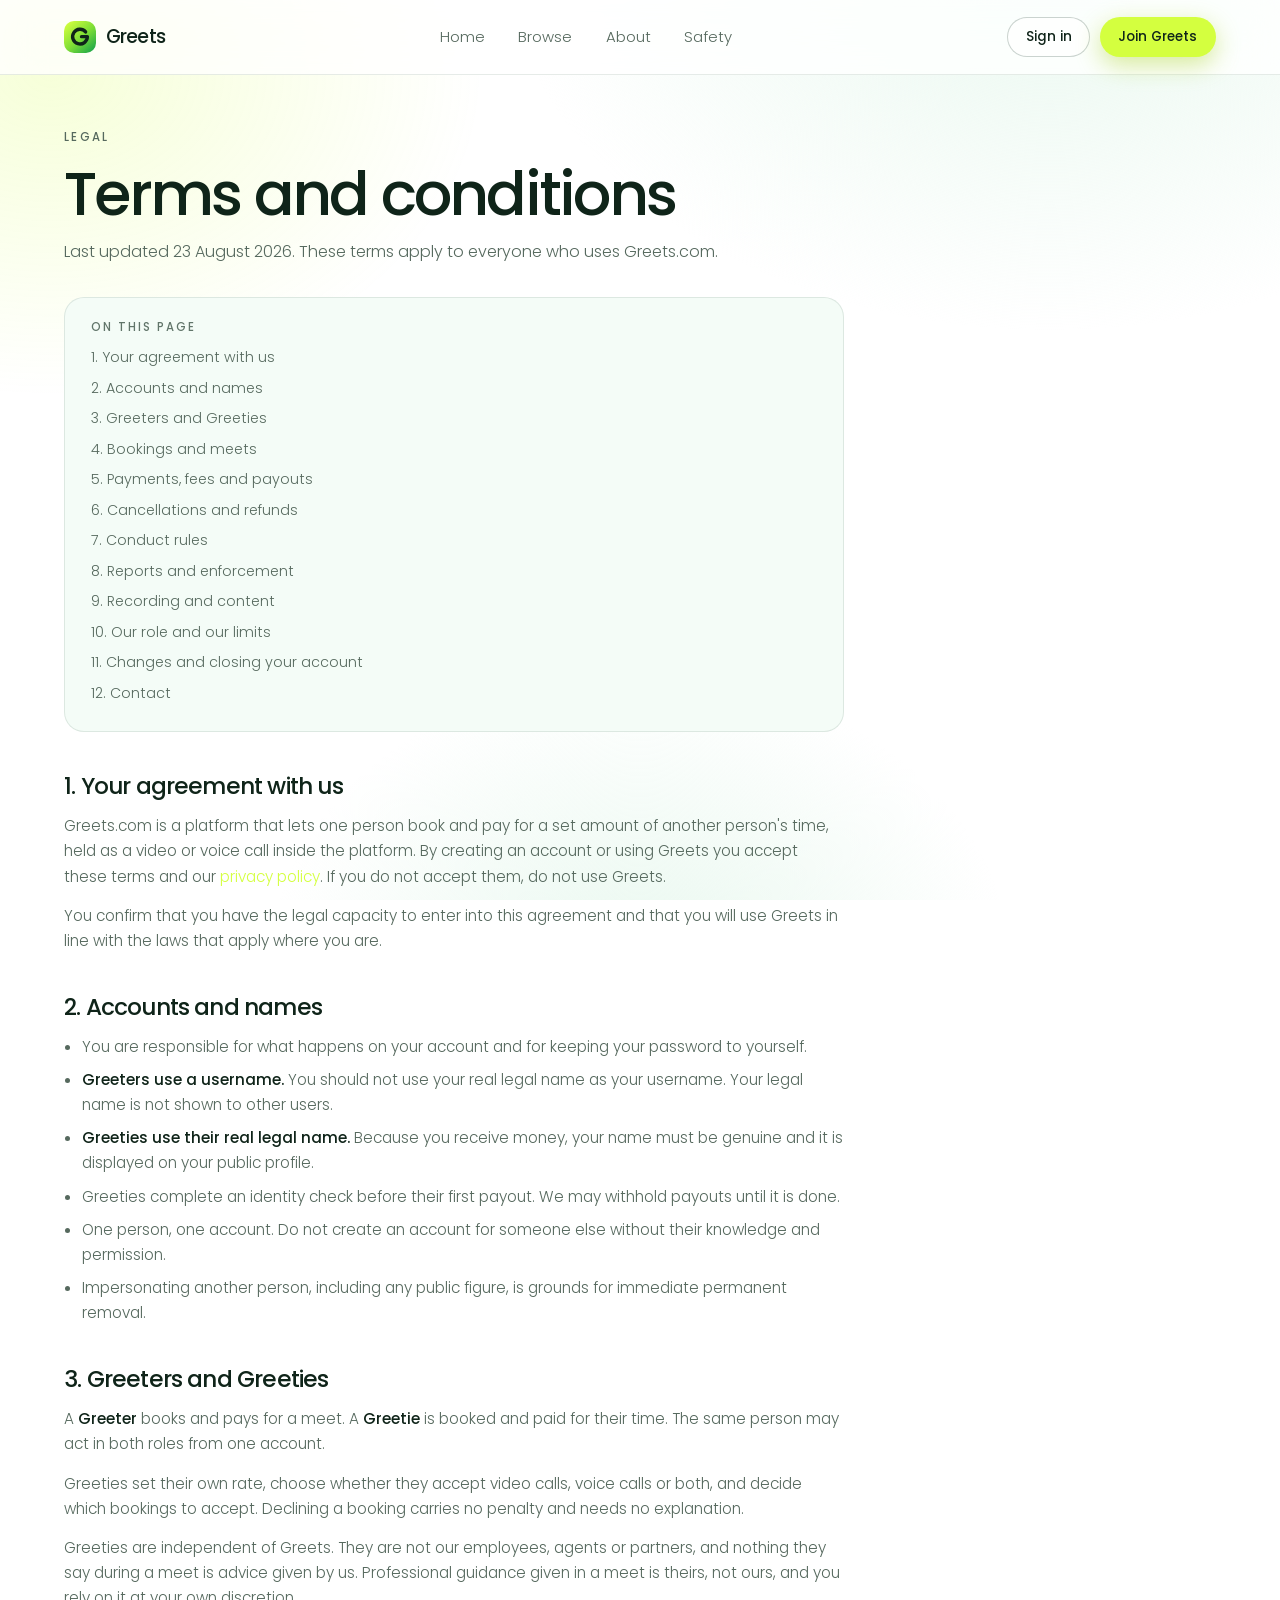
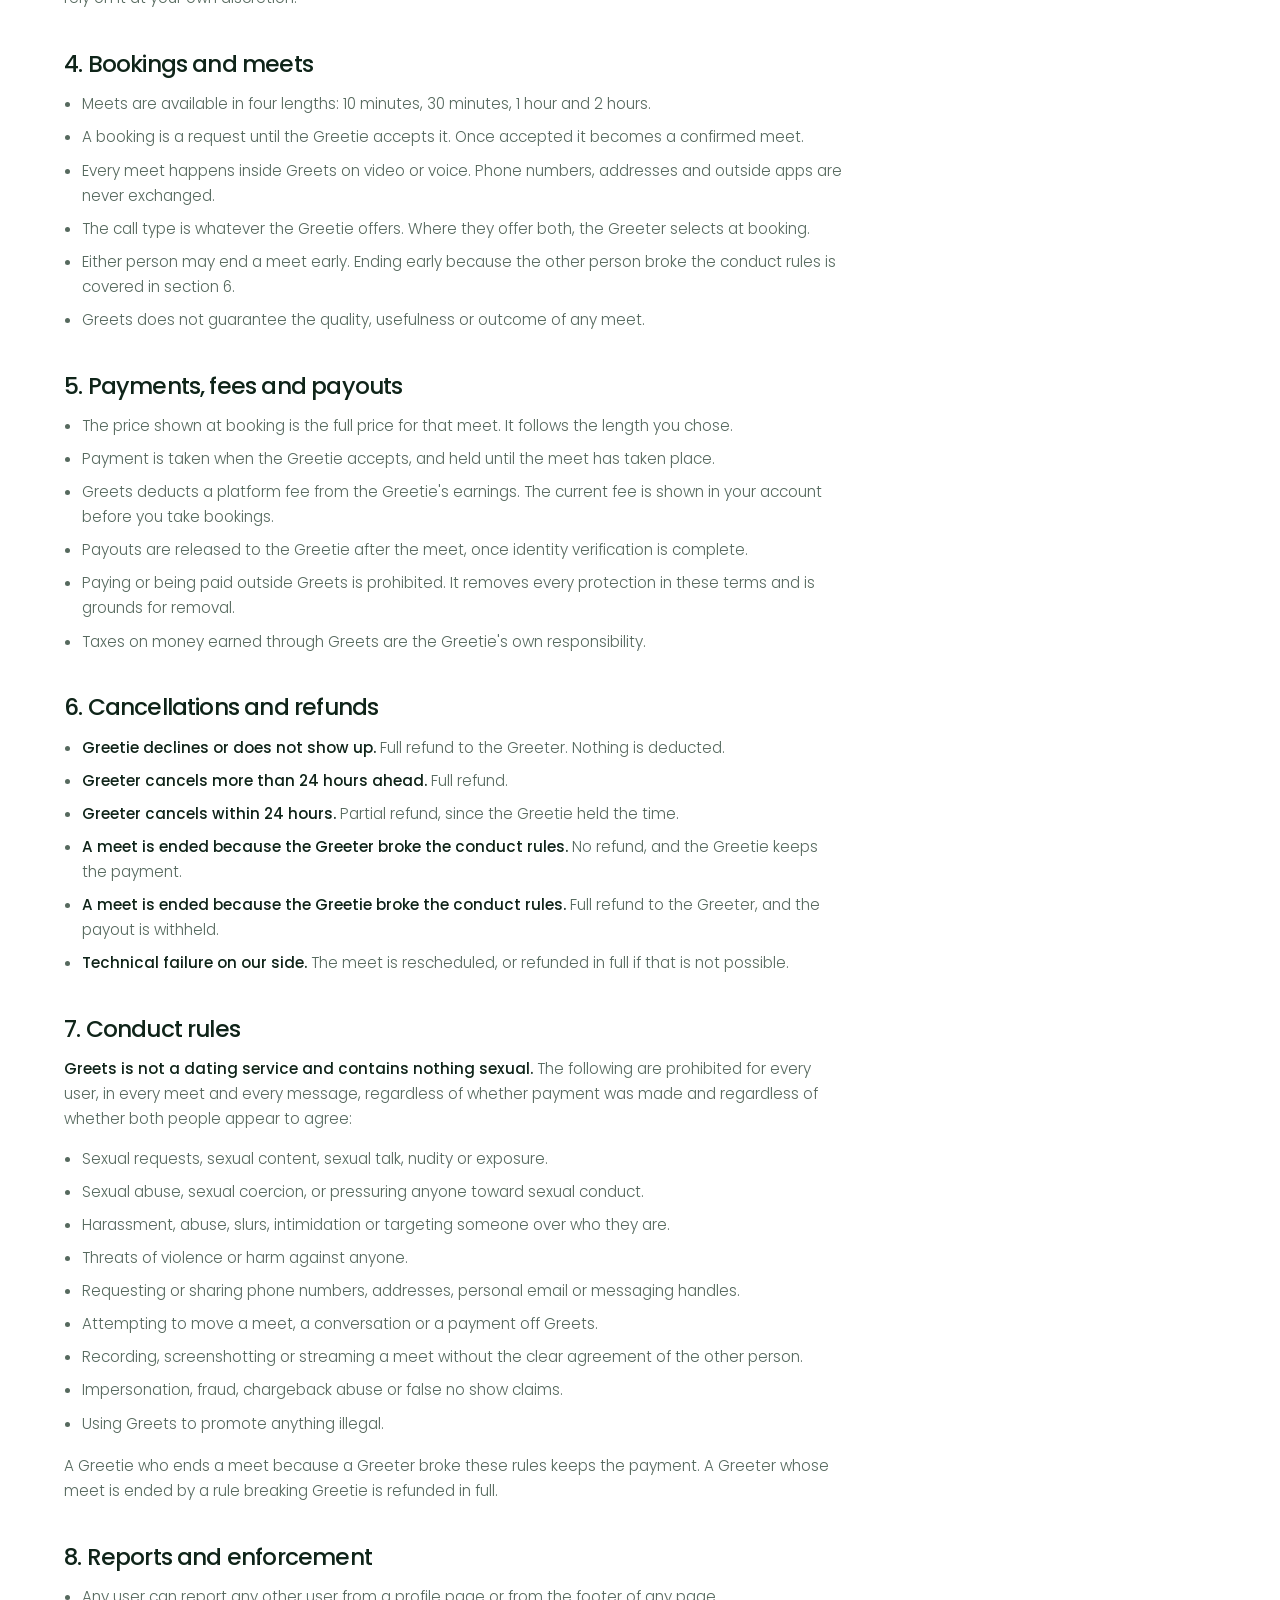
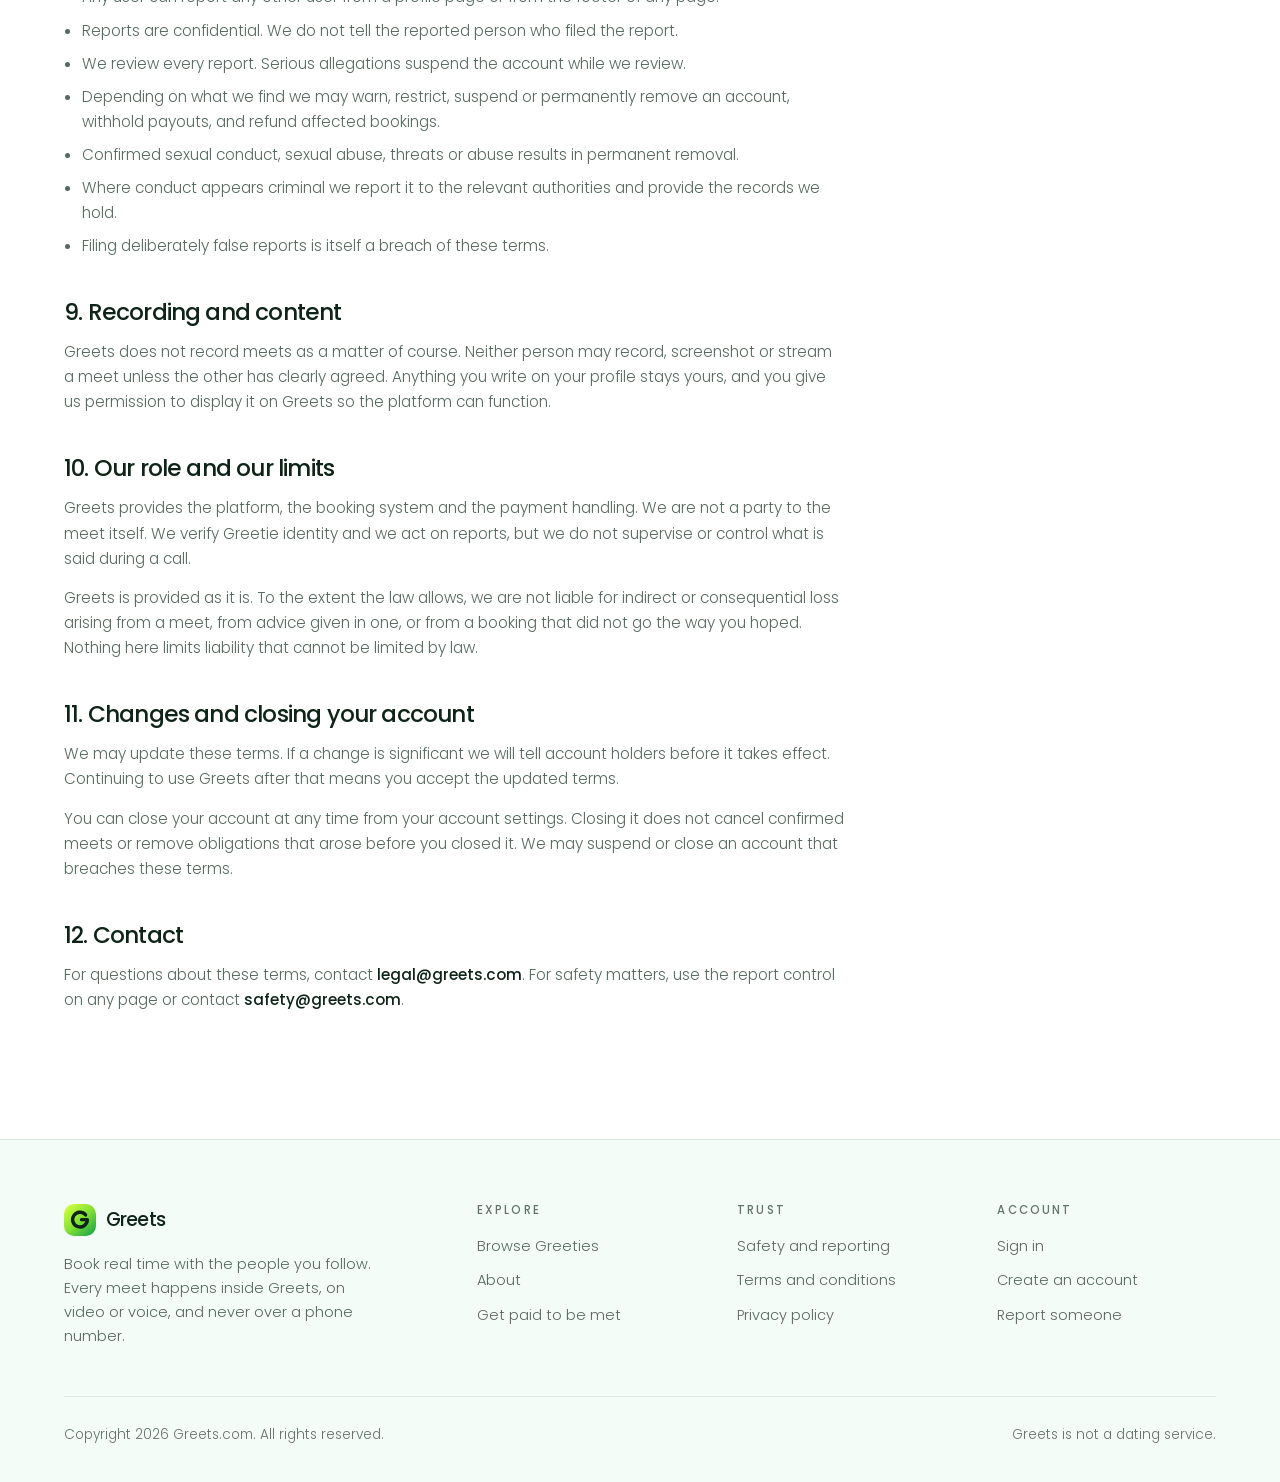
<file: static_site/terms.html>
<!DOCTYPE html>
<html lang="en">

<head>
    <meta charset="UTF-8">
    <meta name="viewport" content="width=device-width, initial-scale=1.0">
    <title>Terms and conditions - Greets.com</title>
    <meta name="description" content="The terms and conditions for using Greets, covering accounts, bookings, payments, conduct, refunds and account removal.">
    <link rel="icon" href="/favicon.ico" sizes="any">
    <link rel="icon" href="/logo.svg" type="image/svg+xml">
    <link rel="apple-touch-icon" href="/apple-touch-icon.png">
    <link rel="manifest" href="/site.webmanifest">
    <meta name="theme-color" content="#16a34a">
    <link rel="canonical" href="https://greets-com.vercel.app/terms">
    <meta property="og:type" content="website">
    <meta property="og:site_name" content="Greets">
    <meta property="og:title" content="Terms and conditions - Greets.com">
    <meta property="og:description" content="The terms and conditions for using Greets, covering accounts, bookings, payments, conduct, refunds and account removal.">
    <meta property="og:url" content="https://greets-com.vercel.app/terms">
    <meta property="og:image" content="https://greets-com.vercel.app/og-image.jpg">
    <meta property="og:image:width" content="1200">
    <meta property="og:image:height" content="630">
    <meta name="twitter:card" content="summary_large_image">
    <meta name="twitter:title" content="Terms and conditions - Greets.com">
    <meta name="twitter:description" content="The terms and conditions for using Greets, covering accounts, bookings, payments, conduct, refunds and account removal.">
    <meta name="twitter:image" content="https://greets-com.vercel.app/og-image.jpg">
    <link rel="preconnect" href="https://fonts.googleapis.com">
    <link rel="preconnect" href="https://fonts.gstatic.com" crossorigin>
    <link href="https://fonts.googleapis.com/css2?family=Poppins:wght@300;400;500;600&display=swap" rel="stylesheet">
    <link rel="stylesheet" href="css/style.css">
</head>

<body>
    <nav id="nav"></nav>

    <main class="container" style="padding-top:3rem;padding-bottom:4rem;">
        <span class="kicker">Legal</span>
        <h1 class="display" style="font-size:clamp(2.2rem,5vw,3.8rem);margin-bottom:1rem;">Terms and conditions</h1>
        <p class="muted">Last updated 23 August 2026. These terms apply to everyone who uses Greets.com.</p>

        <div class="prose">
            <div class="toc mt-8">
                <h4 style="margin-bottom:.6rem;">On this page</h4>
                <a href="#agreement">1. Your agreement with us</a>
                <a href="#accounts">2. Accounts and names</a>
                <a href="#roles">3. Greeters and Greeties</a>
                <a href="#bookings">4. Bookings and meets</a>
                <a href="#payments">5. Payments, fees and payouts</a>
                <a href="#refunds">6. Cancellations and refunds</a>
                <a href="#conduct">7. Conduct rules</a>
                <a href="#reports">8. Reports and enforcement</a>
                <a href="#content">9. Recording and content</a>
                <a href="#liability">10. Our role and our limits</a>
                <a href="#changes">11. Changes and closing your account</a>
                <a href="#contact">12. Contact</a>
            </div>

            <h2 id="agreement">1. Your agreement with us</h2>
            <p>
                Greets.com is a platform that lets one person book and pay for a set amount of another person's
                time, held as a video or voice call inside the platform. By creating an account or using Greets
                you accept these terms and our <a href="privacy.html" style="color:var(--lime);">privacy policy</a>.
                If you do not accept them, do not use Greets.
            </p>
            <p>
                You confirm that you have the legal capacity to enter into this agreement and that you will use
                Greets in line with the laws that apply where you are.
            </p>

            <h2 id="accounts">2. Accounts and names</h2>
            <ul>
                <li>You are responsible for what happens on your account and for keeping your password to yourself.</li>
                <li><strong>Greeters use a username.</strong> You should not use your real legal name as your username. Your legal name is not shown to other users.</li>
                <li><strong>Greeties use their real legal name.</strong> Because you receive money, your name must be genuine and it is displayed on your public profile.</li>
                <li>Greeties complete an identity check before their first payout. We may withhold payouts until it is done.</li>
                <li>One person, one account. Do not create an account for someone else without their knowledge and permission.</li>
                <li>Impersonating another person, including any public figure, is grounds for immediate permanent removal.</li>
            </ul>

            <h2 id="roles">3. Greeters and Greeties</h2>
            <p>
                A <strong>Greeter</strong> books and pays for a meet. A <strong>Greetie</strong> is booked and paid
                for their time. The same person may act in both roles from one account.
            </p>
            <p>
                Greeties set their own rate, choose whether they accept video calls, voice calls or both, and
                decide which bookings to accept. Declining a booking carries no penalty and needs no explanation.
            </p>
            <p>
                Greeties are independent of Greets. They are not our employees, agents or partners, and nothing
                they say during a meet is advice given by us. Professional guidance given in a meet is theirs,
                not ours, and you rely on it at your own discretion.
            </p>

            <h2 id="bookings">4. Bookings and meets</h2>
            <ul>
                <li>Meets are available in four lengths: 10 minutes, 30 minutes, 1 hour and 2 hours.</li>
                <li>A booking is a request until the Greetie accepts it. Once accepted it becomes a confirmed meet.</li>
                <li>Every meet happens inside Greets on video or voice. Phone numbers, addresses and outside apps are never exchanged.</li>
                <li>The call type is whatever the Greetie offers. Where they offer both, the Greeter selects at booking.</li>
                <li>Either person may end a meet early. Ending early because the other person broke the conduct rules is covered in section 6.</li>
                <li>Greets does not guarantee the quality, usefulness or outcome of any meet.</li>
            </ul>

            <h2 id="payments">5. Payments, fees and payouts</h2>
            <ul>
                <li>The price shown at booking is the full price for that meet. It follows the length you chose.</li>
                <li>Payment is taken when the Greetie accepts, and held until the meet has taken place.</li>
                <li>Greets deducts a platform fee from the Greetie's earnings. The current fee is shown in your account before you take bookings.</li>
                <li>Payouts are released to the Greetie after the meet, once identity verification is complete.</li>
                <li>Paying or being paid outside Greets is prohibited. It removes every protection in these terms and is grounds for removal.</li>
                <li>Taxes on money earned through Greets are the Greetie's own responsibility.</li>
            </ul>

            <h2 id="refunds">6. Cancellations and refunds</h2>
            <ul>
                <li><strong>Greetie declines or does not show up.</strong> Full refund to the Greeter. Nothing is deducted.</li>
                <li><strong>Greeter cancels more than 24 hours ahead.</strong> Full refund.</li>
                <li><strong>Greeter cancels within 24 hours.</strong> Partial refund, since the Greetie held the time.</li>
                <li><strong>A meet is ended because the Greeter broke the conduct rules.</strong> No refund, and the Greetie keeps the payment.</li>
                <li><strong>A meet is ended because the Greetie broke the conduct rules.</strong> Full refund to the Greeter, and the payout is withheld.</li>
                <li><strong>Technical failure on our side.</strong> The meet is rescheduled, or refunded in full if that is not possible.</li>
            </ul>

            <h2 id="conduct">7. Conduct rules</h2>
            <p>
                <strong>Greets is not a dating service and contains nothing sexual.</strong> The following are
                prohibited for every user, in every meet and every message, regardless of whether payment was
                made and regardless of whether both people appear to agree:
            </p>
            <ul>
                <li>Sexual requests, sexual content, sexual talk, nudity or exposure.</li>
                <li>Sexual abuse, sexual coercion, or pressuring anyone toward sexual conduct.</li>
                <li>Harassment, abuse, slurs, intimidation or targeting someone over who they are.</li>
                <li>Threats of violence or harm against anyone.</li>
                <li>Requesting or sharing phone numbers, addresses, personal email or messaging handles.</li>
                <li>Attempting to move a meet, a conversation or a payment off Greets.</li>
                <li>Recording, screenshotting or streaming a meet without the clear agreement of the other person.</li>
                <li>Impersonation, fraud, chargeback abuse or false no show claims.</li>
                <li>Using Greets to promote anything illegal.</li>
            </ul>
            <p>
                A Greetie who ends a meet because a Greeter broke these rules keeps the payment. A Greeter whose
                meet is ended by a rule breaking Greetie is refunded in full.
            </p>

            <h2 id="reports">8. Reports and enforcement</h2>
            <ul>
                <li>Any user can report any other user from a profile page or from the footer of any page.</li>
                <li>Reports are confidential. We do not tell the reported person who filed the report.</li>
                <li>We review every report. Serious allegations suspend the account while we review.</li>
                <li>Depending on what we find we may warn, restrict, suspend or permanently remove an account, withhold payouts, and refund affected bookings.</li>
                <li>Confirmed sexual conduct, sexual abuse, threats or abuse results in permanent removal.</li>
                <li>Where conduct appears criminal we report it to the relevant authorities and provide the records we hold.</li>
                <li>Filing deliberately false reports is itself a breach of these terms.</li>
            </ul>

            <h2 id="content">9. Recording and content</h2>
            <p>
                Greets does not record meets as a matter of course. Neither person may record, screenshot or
                stream a meet unless the other has clearly agreed. Anything you write on your profile stays
                yours, and you give us permission to display it on Greets so the platform can function.
            </p>

            <h2 id="liability">10. Our role and our limits</h2>
            <p>
                Greets provides the platform, the booking system and the payment handling. We are not a party to
                the meet itself. We verify Greetie identity and we act on reports, but we do not supervise or
                control what is said during a call.
            </p>
            <p>
                Greets is provided as it is. To the extent the law allows, we are not liable for indirect or
                consequential loss arising from a meet, from advice given in one, or from a booking that did not
                go the way you hoped. Nothing here limits liability that cannot be limited by law.
            </p>

            <h2 id="changes">11. Changes and closing your account</h2>
            <p>
                We may update these terms. If a change is significant we will tell account holders before it
                takes effect. Continuing to use Greets after that means you accept the updated terms.
            </p>
            <p>
                You can close your account at any time from your account settings. Closing it does not cancel
                confirmed meets or remove obligations that arose before you closed it. We may suspend or close an
                account that breaches these terms.
            </p>

            <h2 id="contact">12. Contact</h2>
            <p>
                For questions about these terms, contact <strong>legal@greets.com</strong>. For safety matters,
                use the report control on any page or contact <strong>safety@greets.com</strong>.
            </p>
        </div>
    </main>

    <footer id="footer"></footer>

    <script src="js/icons.js"></script>
    <script src="js/data.js"></script>
    <script src="js/app.js"></script>
</body>

</html>
</file>
<file: static_site/css/style.css>
/* ============================================================
   Greets.com
   Surface: white with light green. Accent: lime #D4FF3F to vibrant green #16A34A.
   Type: Poppins, Light for body, Medium and SemiBold for display.
   ============================================================ */

:root {
    --lime: #d4ff3f;
    --lime-2: #c3f52a;
    --green: #16a34a;
    --green-ink: #0f7a36;
    --grad: linear-gradient(118deg, #d4ff3f 0%, #16a34a 100%);
    --grad-green: linear-gradient(125deg, #1eb85a 0%, #0d7a36 100%);
    --grad-soft: linear-gradient(118deg, rgba(212, 255, 63, .26), rgba(22, 163, 74, .10));

    /* White base, light green for the bands and tints */
    --bg: #ffffff;
    --green-50: #f4fcf7;
    --green-100: #e9f8ef;
    --green-200: #d8f2e2;
    --green-300: #bee7ce;
    --bg-2: var(--green-50);
    --surface: #ffffff;
    --surface-2: var(--green-100);

    --line: rgba(18, 58, 36, .10);
    --line-2: rgba(18, 58, 36, .22);
    --shadow: 0 1px 2px rgba(18, 58, 36, .05), 0 10px 30px rgba(18, 58, 36, .06);
    --shadow-lg: 0 20px 60px rgba(18, 58, 36, .13);

    --text: #0f2419;
    --muted: #56695e;
    --muted-2: #61756a;

    --r-sm: 12px;
    --r: 20px;
    --r-lg: 30px;
    --pill: 999px;

    --font: "Poppins", system-ui, -apple-system, "Segoe UI", Roboto, sans-serif;
    --maxw: 1200px;
    --ease: cubic-bezier(.22, .68, .3, 1);
}

* { margin: 0; padding: 0; box-sizing: border-box; }
html { scroll-behavior: smooth; -webkit-text-size-adjust: 100%; }

body {
    background: var(--bg);
    color: var(--text);
    font-family: var(--font);
    font-weight: 300;
    line-height: 1.65;
    -webkit-font-smoothing: antialiased;
    overflow-x: hidden;
}

/* Soft green wash so the white is never flat */
body::before {
    content: "";
    position: fixed; inset: 0; z-index: -1; pointer-events: none;
    background:
        radial-gradient(880px 620px at 82% -6%, var(--green-100), transparent 62%),
        radial-gradient(720px 540px at 4% 8%, rgba(212, 255, 63, .20), transparent 60%),
        radial-gradient(600px 480px at 50% 108%, var(--green-100), transparent 62%);
}

img { max-width: 100%; display: block; }
a { color: inherit; text-decoration: none; }
button, input, select, textarea { font-family: inherit; font-size: inherit; color: inherit; }

h1, h2, h3, h4 { font-weight: 500; line-height: 1.08; letter-spacing: -.035em; }
strong { font-weight: 500; color: var(--text); }
::selection { background: var(--lime); color: var(--text); }

/* ---------- Icons ---------- */
.ico {
    width: 1.15em; height: 1.15em;
    stroke: currentColor; fill: none;
    stroke-width: 1.7; stroke-linecap: round; stroke-linejoin: round;
    flex: none;
}
.ico-lg { width: 1.5em; height: 1.5em; }

/* ---------- Layout ---------- */
.container { width: 100%; max-width: var(--maxw); margin: 0 auto; padding: 0 24px; }
.section { padding: 104px 0; position: relative; }
.band-green { background: var(--green-50); border-block: 1px solid var(--line); }
.center { text-align: center; }
.muted { color: var(--muted); }
.row { display: flex; align-items: center; }
.wrap { flex-wrap: wrap; }
.between { justify-content: space-between; }
.gap-2 { gap: .5rem; } .gap-3 { gap: .75rem; } .gap-4 { gap: 1rem; } .gap-6 { gap: 1.5rem; }
.mt-2 { margin-top: .5rem; } .mt-4 { margin-top: 1rem; }
.mt-6 { margin-top: 1.5rem; } .mt-8 { margin-top: 2rem; } .mt-12 { margin-top: 3rem; }
.full { width: 100%; }

/* ---------- Type scale ---------- */
.display {
    font-size: clamp(2.9rem, 7.4vw, 6rem);
    font-weight: 500; line-height: .96; letter-spacing: -.045em;
}
.h2 { font-size: clamp(2rem, 4.4vw, 3.4rem); letter-spacing: -.04em; }
.lead { font-size: clamp(1.02rem, 1.4vw, 1.18rem); color: var(--muted); font-weight: 300; }

.grad-text {
    background: linear-gradient(118deg, #16a34a 0%, #5f9e10 100%);
    -webkit-background-clip: text; background-clip: text;
    -webkit-text-fill-color: transparent; color: transparent;
}

.num {
    display: block; font-size: clamp(2.4rem, 4vw, 3.4rem); font-weight: 500;
    line-height: 1; letter-spacing: -.05em; color: var(--green); margin-bottom: .35rem;
}
.num-rule { width: 40px; height: 3px; background: var(--grad); border-radius: 2px; margin-bottom: 1.6rem; }

.kicker {
    display: inline-flex; align-items: center; gap: .5rem;
    font-size: .72rem; font-weight: 500; letter-spacing: .2em; text-transform: uppercase;
    color: var(--muted); margin-bottom: 1.1rem;
}

/* ---------- Buttons ---------- */
.btn {
    display: inline-flex; align-items: center; justify-content: center; gap: .55rem;
    padding: .85rem 1.7rem; border-radius: var(--pill); border: 1px solid transparent;
    font-weight: 500; font-size: .95rem; cursor: pointer;
    transition: transform .22s var(--ease), box-shadow .2s, border-color .2s, background .2s;
    white-space: nowrap;
}
.btn:hover { transform: translateY(-2px); }
.btn:active { transform: translateY(0); }
.btn-primary { background: var(--lime); color: var(--text); box-shadow: 0 8px 24px rgba(163, 204, 20, .42); }
.btn-primary:hover { background: var(--lime-2); box-shadow: 0 14px 34px rgba(163, 204, 20, .52); }
.btn-ghost { border-color: var(--line-2); color: var(--text); background: rgba(255, 255, 255, .6); }
.btn-ghost:hover { border-color: var(--text); background: #fff; }
.btn-solid { background: var(--green-100); border-color: var(--line); color: var(--text); }
.btn-solid:hover { background: var(--green-200); }
.btn-danger { color: #b3261e; border-color: rgba(179, 38, 30, .3); background: #fff; }
.btn-danger:hover { background: rgba(179, 38, 30, .07); }
.btn-lg { padding: 1.05rem 2.1rem; font-size: 1rem; }
.btn-sm { padding: .52rem 1.1rem; font-size: .84rem; }
.btn:disabled { opacity: .45; cursor: not-allowed; transform: none; }

/* ---------- Chips ---------- */
.chip {
    display: inline-flex; align-items: center; gap: .4rem;
    padding: .34rem .85rem; border-radius: var(--pill);
    background: var(--green-100); border: 1px solid var(--line);
    font-size: .8rem; font-weight: 400; color: var(--muted);
}
.chip-grad { background: var(--grad-soft); border-color: rgba(22, 163, 74, .3); color: var(--green-ink); }
.verified {
    display: inline-grid; place-items: center; width: 17px; height: 17px;
    border-radius: 50%; background: var(--green); color: #fff; flex: none;
}
.verified .ico { width: 11px; height: 11px; stroke-width: 3; }
.dot-live {
    width: 7px; height: 7px; border-radius: 50%; background: #16a34a; flex: none;
    box-shadow: 0 0 0 3px rgba(22, 163, 74, .18);
}

/* ---------- Nav ---------- */
.nav {
    position: sticky; top: 0; z-index: 80;
    background: rgba(255, 255, 255, .82);
    backdrop-filter: blur(20px) saturate(160%);
    border-bottom: 1px solid var(--line);
}
.nav-inner { display: flex; align-items: center; justify-content: space-between; height: 74px; gap: 1rem; }
.logo { display: flex; align-items: center; gap: .6rem; font-weight: 500; font-size: 1.2rem; letter-spacing: -.04em; }
.logo-mark {
    width: 32px; height: 32px; border-radius: 10px;
    display: block; flex: none;
}
.nav-links { display: flex; align-items: center; gap: 2.1rem; }
.nav-links a { color: var(--muted); font-size: .93rem; transition: color .2s; position: relative; }
.nav-links a:hover, .nav-links a.active { color: var(--text); }
.nav-links a.active::after {
    content: ""; position: absolute; left: 0; right: 0; bottom: -6px;
    height: 2px; background: var(--grad); border-radius: 2px;
}
.nav-actions { display: flex; align-items: center; gap: .6rem; }
.nav-toggle { display: none; background: none; border: 0; cursor: pointer; padding: 6px; color: var(--text); }
.nav-toggle .ico { width: 24px; height: 24px; }

/* ---------- Hero ---------- */
.hero { position: relative; padding: 76px 0 84px; overflow: hidden; }
.hero-grid { display: grid; grid-template-columns: 1.08fr .92fr; gap: 4rem; align-items: center; }
.hero .display { margin-bottom: 1.5rem; }
.hero .lead { max-width: 500px; margin-bottom: 2.3rem; }
.hero-cta { display: flex; gap: .75rem; flex-wrap: wrap; }

.blob-wrap { position: relative; }
.blob {
    position: absolute; width: 118%; left: -12%; top: -10%;
    z-index: 0; opacity: .92;
    animation: morph 16s ease-in-out infinite;
}
@keyframes morph {
    0%, 100% { transform: rotate(0deg) scale(1); }
    50% { transform: rotate(-6deg) scale(1.05); }
}

.float-stack { position: relative; z-index: 2; height: 470px; }
.float-card {
    position: absolute; border-radius: var(--r-lg); overflow: hidden;
    border: 4px solid #fff; box-shadow: var(--shadow-lg); background: var(--green-100);
}
.float-card img { width: 100%; height: 100%; object-fit: cover; }
.float-a { width: 56%; height: 64%; top: 2%; left: 2%; animation: bob 7s ease-in-out infinite; }
.float-b { width: 48%; height: 54%; bottom: 2%; right: 1%; animation: bob 7s ease-in-out infinite .9s; }
@keyframes bob {
    0%, 100% { transform: translateY(0); }
    50% { transform: translateY(-14px); }
}
.float-pill {
    position: absolute; z-index: 3; bottom: 20%; left: -2%;
    display: flex; align-items: center; gap: .7rem;
    padding: .7rem .95rem; border-radius: 18px;
    background: rgba(255, 255, 255, .95); backdrop-filter: blur(14px);
    border: 1px solid var(--line); box-shadow: var(--shadow-lg);
}
.float-pill img { width: 38px; height: 38px; border-radius: 12px; object-fit: cover; flex: none; }

.hero-stats { display: flex; gap: 2.6rem; flex-wrap: wrap; margin-top: 2.8rem; padding-top: 1.8rem; border-top: 1px solid var(--line); }
.hero-stats .v { font-size: 1.05rem; font-weight: 500; display: flex; align-items: center; gap: .45rem; }
.hero-stats .v .ico { color: var(--green); width: 1.05em; height: 1.05em; }
.hero-stats .l { font-size: .78rem; color: var(--muted-2); letter-spacing: .04em; }

/* ---------- Marquee ---------- */
.marquee {
    overflow: hidden; border-block: 1px solid var(--line);
    padding: 1.1rem 0; background: var(--green-50);
    -webkit-mask-image: linear-gradient(90deg, transparent, #000 9%, #000 91%, transparent);
    mask-image: linear-gradient(90deg, transparent, #000 9%, #000 91%, transparent);
}
.marquee-track { display: flex; gap: 3rem; width: max-content; animation: slide 34s linear infinite; }
.marquee:hover .marquee-track { animation-play-state: paused; }
.marquee-item { display: flex; align-items: center; gap: .7rem; font-size: 1.02rem; color: var(--muted); white-space: nowrap; }
.marquee-item .ico { color: var(--green); }
@keyframes slide { to { transform: translateX(-50%); } }

/* ---------- Section head ---------- */
.sec-head { max-width: 660px; margin-bottom: 3.4rem; }
.sec-head.center { margin-inline: auto; }
.sec-head h2 { margin-bottom: 1rem; }

/* ---------- Bento ---------- */
.bento { display: grid; grid-template-columns: repeat(6, minmax(0, 1fr)); gap: 1.2rem; }
.bento > * { min-width: 0; }
.b-2 { grid-column: span 2; }
.b-3 { grid-column: span 3; }
.b-4 { grid-column: span 4; }
.b-6 { grid-column: span 6; }

.tile {
    position: relative; overflow: hidden;
    background: var(--surface); border: 1px solid var(--line);
    border-radius: var(--r-lg); padding: 2rem; box-shadow: var(--shadow);
    transition: box-shadow .3s var(--ease), transform .3s var(--ease), border-color .3s;
}
.tile:hover { box-shadow: var(--shadow-lg); transform: translateY(-3px); }
.tile h3 { font-size: 1.28rem; margin-bottom: .6rem; }
.tile p { color: var(--muted); font-size: .95rem; }
.tile-tall { display: flex; flex-direction: column; justify-content: space-between; min-height: 300px; }
.tile-grad { background: linear-gradient(158deg, var(--green-100), #fff 66%); border-color: var(--green-300); }

.tile-ico {
    width: 46px; height: 46px; border-radius: 15px; margin-bottom: 1.3rem;
    display: grid; place-items: center;
    background: var(--green-100); border: 1px solid var(--line); color: var(--text);
}
.tile-ico .ico { width: 21px; height: 21px; }
.tile-grad .tile-ico { background: var(--lime); border-color: transparent; color: var(--text); }

/* ---------- Steps ---------- */
.steps { display: grid; grid-template-columns: repeat(4, minmax(0, 1fr)); gap: 0; border-top: 1px solid var(--line); }
.step { padding: 2.2rem 1.8rem 2.2rem 0; border-right: 1px solid var(--line); position: relative; }
.step:last-child { border-right: 0; }
.step:not(:first-child) { padding-left: 1.8rem; }
.step::before {
    content: ""; position: absolute; top: -1px; left: 0; width: 0; height: 2px;
    background: var(--grad); transition: width .5s var(--ease);
}
.step:hover::before { width: 100%; }
.step .n { font-size: .78rem; color: var(--green-ink); letter-spacing: .16em; font-weight: 500; margin-bottom: 1rem; display: block; }
.step h3 { font-size: 1.15rem; margin-bottom: .55rem; }
.step p { font-size: .92rem; color: var(--muted); }

/* ---------- Greetie card ---------- */
.grid { display: grid; gap: 1.3rem; }
.grid > * { min-width: 0; }
.grid-2 { grid-template-columns: repeat(2, minmax(0, 1fr)); }
.grid-3 { grid-template-columns: repeat(3, minmax(0, 1fr)); }
.grid-4 { grid-template-columns: repeat(4, minmax(0, 1fr)); }

.g-card {
    position: relative; cursor: pointer; border-radius: var(--r-lg); overflow: hidden;
    background: var(--surface); border: 1px solid var(--line); box-shadow: var(--shadow);
    transition: transform .35s var(--ease), box-shadow .35s, border-color .35s;
}
.g-card:hover { transform: translateY(-8px); box-shadow: var(--shadow-lg); border-color: rgba(22, 163, 74, .35); }
.g-media { position: relative; aspect-ratio: 3 / 4; overflow: hidden; background: var(--green-100); }
.g-media img { width: 100%; height: 100%; object-fit: cover; transition: transform .7s var(--ease); }
.g-card:hover .g-media img { transform: scale(1.07); }
/* Dark scrim stays: the name sits on top of a photo, not on the page */
.g-shade { position: absolute; inset: 0; background: linear-gradient(to top, rgba(8, 24, 16, .88) 6%, rgba(8, 24, 16, .26) 44%, transparent 68%); }
.g-badges { position: absolute; top: .85rem; left: .85rem; right: .85rem; display: flex; gap: .4rem; flex-wrap: wrap; }
.g-badge {
    display: inline-flex; align-items: center; gap: .32rem;
    padding: .3rem .7rem; border-radius: var(--pill); font-size: .71rem; font-weight: 400;
    background: rgba(255, 255, 255, .92); backdrop-filter: blur(10px);
    border: 1px solid var(--line); color: var(--text);
}
.g-badge .ico { width: 12px; height: 12px; }
.g-badge.live { color: #12703f; border-color: rgba(22, 163, 74, .4); }
.g-meta { position: absolute; left: 0; right: 0; bottom: 0; padding: 1.15rem 1.2rem; color: #fff; }
.g-name { display: flex; align-items: center; gap: .4rem; font-weight: 500; font-size: 1.05rem; letter-spacing: -.02em; }
.g-cat { font-size: .81rem; color: rgba(255, 255, 255, .84); }
.g-foot { padding: .95rem 1.2rem; display: flex; align-items: center; justify-content: space-between; gap: .5rem; border-top: 1px solid var(--line); }
.g-price { font-weight: 500; font-size: .98rem; }
.g-price span { font-weight: 300; font-size: .78rem; color: var(--muted-2); }
.g-rate { display: flex; align-items: center; gap: .3rem; font-size: .85rem; color: var(--muted); }
.g-rate .ico { width: 13px; height: 13px; color: var(--green); fill: var(--green); }

/* ---------- Toolbar ---------- */
.toolbar { display: flex; align-items: center; gap: 1rem; flex-wrap: wrap; margin-bottom: 1.6rem; }
.search {
    flex: 1; min-width: 250px; display: flex; align-items: center; gap: .7rem;
    background: #fff; border: 1px solid var(--line); box-shadow: var(--shadow);
    border-radius: var(--pill); padding: .78rem 1.2rem; transition: border-color .2s;
}
.search:focus-within { border-color: var(--green); }
.search .ico { color: var(--muted-2); }
.search input { flex: 1; background: none; border: 0; outline: none; font-size: .94rem; }
.search input::placeholder { color: var(--muted-2); }
.filters { display: flex; gap: .5rem; flex-wrap: wrap; margin-bottom: 2.4rem; }
.filter {
    padding: .5rem 1.15rem; border-radius: var(--pill); cursor: pointer;
    background: #fff; border: 1px solid var(--line);
    font-size: .87rem; font-weight: 300; color: var(--muted); transition: .2s;
}
.filter:hover { color: var(--text); border-color: var(--line-2); }
.filter.active { background: var(--lime); border-color: var(--lime-2); color: var(--text); font-weight: 500; }

/* ---------- Forms ---------- */
.field { margin-bottom: 1.1rem; }
.label { display: block; font-size: .82rem; font-weight: 400; color: var(--muted); margin-bottom: .5rem; }
.input {
    width: 100%; background: #fff; border: 1px solid var(--line-2);
    border-radius: var(--r-sm); padding: .85rem 1rem; outline: none; font-weight: 300;
    transition: border-color .2s, box-shadow .2s;
}
.input::placeholder { color: var(--muted-2); }
.input:focus { border-color: var(--green); box-shadow: 0 0 0 3px rgba(22, 163, 74, .14); }
select.input { appearance: none; cursor: pointer; }
.hint { font-size: .79rem; color: var(--muted-2); margin-top: .45rem; }
.error { color: #b3261e; font-size: .85rem; margin-top: .6rem; min-height: 1.2rem; }

.check { display: flex; align-items: flex-start; gap: .7rem; font-size: .86rem; color: var(--muted); cursor: pointer; }
.check input { width: 17px; height: 17px; margin-top: .22rem; accent-color: var(--green); flex: none; cursor: pointer; }
.check a { color: var(--green-ink); text-decoration: underline; text-underline-offset: 2px; }

.seg { display: grid; gap: .6rem; }
.seg-2 { grid-template-columns: 1fr 1fr; }
.opt {
    position: relative; display: block; cursor: pointer;
    background: #fff; border: 1px solid var(--line-2);
    border-radius: var(--r); padding: .95rem 1.05rem; transition: .2s var(--ease);
}
.opt:hover { border-color: var(--muted-2); }
.opt input { position: absolute; opacity: 0; pointer-events: none; }
.opt-title { font-weight: 400; font-size: .94rem; display: flex; align-items: center; justify-content: space-between; gap: .5rem; }
.opt-desc { font-size: .81rem; color: var(--muted); margin-top: .18rem; }
.opt.sel { border-color: var(--green); background: rgba(212, 255, 63, .18); }

/* ---------- Auth ---------- */
.auth-wrap { display: grid; grid-template-columns: 1fr 1fr; min-height: calc(100vh - 74px); }
.auth-aside {
    padding: 4rem 3.6rem; border-right: 1px solid var(--line); background: var(--green-50);
    display: flex; flex-direction: column; justify-content: center;
    position: relative; overflow: hidden;
}
.auth-aside .blob { width: 92%; left: 6%; top: 16%; opacity: .16; }
.auth-aside h2 { font-size: 2.3rem; margin-bottom: 1rem; position: relative; }
.auth-aside p { color: var(--muted); max-width: 400px; position: relative; }
.auth-points { list-style: none; margin-top: 2.5rem; display: grid; gap: 1.15rem; position: relative; }
.auth-points li { display: flex; gap: .85rem; align-items: flex-start; font-size: .92rem; color: var(--muted); }
.auth-points .tick {
    width: 23px; height: 23px; border-radius: 50%; background: var(--green);
    display: grid; place-items: center; flex: none; margin-top: .12rem; color: #fff;
}
.auth-points .tick .ico { width: 12px; height: 12px; stroke-width: 3; }
.auth-panel { padding: 3.4rem; display: flex; align-items: center; justify-content: center; }
.auth-form { width: 100%; max-width: 430px; }
.tabs { display: flex; gap: .3rem; background: var(--green-100); border: 1px solid var(--line); border-radius: var(--pill); padding: .3rem; margin-bottom: 2rem; }
.tab { flex: 1; padding: .64rem; border-radius: var(--pill); border: 0; background: none; cursor: pointer; font-weight: 400; font-size: .9rem; color: var(--muted); transition: .22s; font-family: inherit; }
.tab.active { background: var(--lime); color: var(--text); font-weight: 500; }

/* ---------- Profile ---------- */
.p-cover { height: 230px; border-radius: var(--r-lg); overflow: hidden; position: relative; background: var(--grad-green); }
.p-cover img { width: 100%; height: 100%; object-fit: cover; opacity: .34; }
.p-head { display: flex; align-items: flex-end; gap: 1.6rem; margin-top: -64px; padding: 0 1.6rem; position: relative; flex-wrap: wrap; }
.p-avatar { width: 130px; height: 130px; border-radius: 34px; border: 5px solid #fff; object-fit: cover; flex: none; background: var(--green-100); box-shadow: var(--shadow); }
.p-id { flex: 1; min-width: 220px; padding-bottom: .5rem; }
.p-id h1 { font-size: 2rem; display: flex; align-items: center; gap: .55rem; flex-wrap: wrap; }
.p-layout { display: grid; grid-template-columns: 1fr 390px; gap: 2rem; margin-top: 2.6rem; align-items: start; }
.panel { background: var(--surface); border: 1px solid var(--line); border-radius: var(--r-lg); padding: 1.8rem; box-shadow: var(--shadow); }
.panel + .panel { margin-top: 1.3rem; }
.panel h3 { font-size: 1.08rem; margin-bottom: 1.1rem; }
.book { position: sticky; top: 96px; }
.price-row { display: flex; align-items: flex-end; justify-content: space-between; gap: 1rem; padding-top: 1.2rem; margin-top: 1.2rem; border-top: 1px solid var(--line); }
.price-total { font-size: 1.9rem; font-weight: 500; letter-spacing: -.04em; }
.stats { display: flex; gap: 2.2rem; flex-wrap: wrap; }
.stat-v { font-size: 1.35rem; font-weight: 500; letter-spacing: -.03em; }
.stat-l { font-size: .76rem; color: var(--muted-2); letter-spacing: .08em; text-transform: uppercase; }
.tags { display: flex; gap: .45rem; flex-wrap: wrap; }
.list-check { list-style: none; display: grid; gap: .7rem; }
.list-check li { display: flex; gap: .7rem; align-items: flex-start; font-size: .91rem; color: var(--muted); }
.list-check .ico { color: var(--green); margin-top: .28rem; width: 15px; height: 15px; }

/* ---------- Notice ---------- */
.notice {
    display: flex; gap: .8rem; align-items: flex-start;
    background: var(--green-100); border: 1px solid var(--green-300);
    border-radius: var(--r); padding: 1rem 1.15rem; font-size: .87rem; color: #26543a;
}
.notice .ico { margin-top: .18rem; color: #1f7a4d; }
.notice.warn { background: rgba(179, 38, 30, .05); border-color: rgba(179, 38, 30, .22); color: #8a2019; }
.notice.warn .ico { color: #b3261e; }

/* ---------- Modal ---------- */
.modal { position: fixed; inset: 0; z-index: 200; display: none; align-items: center; justify-content: center; padding: 1.5rem; }
.modal.open { display: flex; }
.modal-bg { position: absolute; inset: 0; background: rgba(12, 38, 24, .42); backdrop-filter: blur(6px); }
.modal-box {
    position: relative; width: 100%; max-width: 470px; background: #fff;
    border: 1px solid var(--line); border-radius: var(--r-lg); padding: 2rem;
    max-height: 90vh; overflow-y: auto; box-shadow: var(--shadow-lg);
    animation: pop .28s var(--ease);
}
@keyframes pop { from { opacity: 0; transform: translateY(14px) scale(.98); } }
.modal-box h3 { font-size: 1.3rem; margin-bottom: .5rem; }
.modal-ico { width: 52px; height: 52px; border-radius: 18px; background: var(--green); display: grid; place-items: center; color: #fff; margin: 0 auto 1.3rem; }
.modal-ico .ico { width: 24px; height: 24px; stroke-width: 2.4; }

/* ---------- Prose ---------- */
.prose { max-width: 780px; }
.prose h2 { font-size: 1.45rem; margin: 2.6rem 0 .9rem; }
.prose h3 { font-size: 1.05rem; margin: 1.7rem 0 .5rem; }
.prose p, .prose li { color: var(--muted); font-size: .95rem; }
.prose p { margin-bottom: .9rem; }
.prose ul { margin: 0 0 1.1rem 1.15rem; display: grid; gap: .5rem; }
.toc { background: var(--green-50); border: 1px solid var(--line); border-radius: var(--r); padding: 1.4rem 1.6rem; margin-bottom: 2.6rem; }
.toc h4 { font-size: .72rem; letter-spacing: .18em; text-transform: uppercase; color: var(--muted-2); margin-bottom: .8rem; font-weight: 500; }
.toc a { color: var(--muted); font-size: .89rem; display: block; padding: .22rem 0; transition: color .2s; }
.toc a:hover { color: var(--green-ink); }

/* ---------- Map ---------- */
.map-wrap {
    position: relative; height: 470px; border-radius: var(--r-lg); overflow: hidden;
    border: 1px solid var(--line); box-shadow: var(--shadow);
    background:
        radial-gradient(circle at 26% 34%, rgba(212, 255, 63, .3), transparent 52%),
        radial-gradient(circle at 74% 66%, rgba(22, 163, 74, .09), transparent 54%),
        var(--green-50);
}
#connections-canvas { position: absolute; inset: 0; width: 100%; height: 100%; }
.map-node { position: absolute; cursor: pointer; transform: translate(-50%, -50%); transition: transform .25s var(--ease); }
.map-node:hover { transform: translate(-50%, -50%) scale(1.14); z-index: 5; }
.map-node img { width: 60px; height: 60px; border-radius: 50%; object-fit: cover; background: #fff; border: 3px solid #fff; box-shadow: 0 0 0 2px var(--green), 0 8px 20px rgba(18, 58, 36, .18); }
.node-info { position: absolute; top: 72px; left: 50%; transform: translateX(-50%); background: #fff; border: 1px solid var(--line); box-shadow: var(--shadow); border-radius: 11px; padding: .4rem .7rem; text-align: center; white-space: nowrap; opacity: 0; transition: opacity .22s; pointer-events: none; }
.node-name { display: block; font-size: .78rem; font-weight: 500; }
.node-cat { display: block; font-size: .68rem; color: var(--muted-2); }
.map-node:hover .node-info { opacity: 1; }

/* ---------- CTA band ---------- */
.band { position: relative; overflow: hidden; border-radius: var(--r-lg); padding: 4.2rem 2.5rem; text-align: center; background: var(--grad-green); }
.band::after { content: ""; position: absolute; inset: 0; background: radial-gradient(circle at 50% 130%, rgba(255, 255, 255, .32), transparent 58%); pointer-events: none; }
.band h2 { color: #fff; margin-bottom: .9rem; position: relative; }
.band p { color: rgba(255, 255, 255, .88); max-width: 540px; margin: 0 auto 2rem; position: relative; }
.band .row { position: relative; }
.band .btn-primary { background: var(--lime); color: var(--text); box-shadow: 0 10px 30px rgba(0, 0, 0, .18); }
.band .btn-ghost { border-color: rgba(255, 255, 255, .6); color: #fff; background: transparent; }
.band .btn-ghost:hover { border-color: #fff; background: rgba(255, 255, 255, .16); }

/* ---------- Footer ---------- */
.footer { border-top: 1px solid var(--line); background: var(--green-50); padding: 4rem 0 2.2rem; margin-top: 3rem; }
.footer-grid { display: grid; grid-template-columns: 1.7fr 1fr 1fr 1fr; gap: 2.6rem; margin-bottom: 3rem; }
.footer h4 { font-size: .72rem; letter-spacing: .18em; text-transform: uppercase; color: var(--muted-2); margin-bottom: 1.1rem; font-weight: 500; }
.footer-links { display: grid; gap: .65rem; }
.footer-links a { color: var(--muted); font-size: .91rem; transition: color .2s; }
.footer-links a:hover { color: var(--green-ink); }
.footer-note { color: var(--muted); font-size: .91rem; max-width: 310px; margin-top: 1rem; }
.footer-base { border-top: 1px solid var(--line); padding-top: 1.7rem; display: flex; justify-content: space-between; gap: 1rem; flex-wrap: wrap; font-size: .85rem; color: var(--muted-2); }

/* ---------- Motion ---------- */
@keyframes rise { from { opacity: 0; transform: translateY(20px); } to { opacity: 1; transform: none; } }
.rise { animation: rise .55s var(--ease) both; }

@media (prefers-reduced-motion: reduce) {
    *, *::before, *::after { animation-duration: .01ms !important; animation-iteration-count: 1 !important; transition-duration: .01ms !important; scroll-behavior: auto !important; }
}

/* ---------- Responsive ---------- */
@media (max-width: 1040px) {
    .hero-grid { grid-template-columns: 1fr; gap: 3rem; }
    .float-stack { height: 400px; max-width: 470px; }
    .p-layout { grid-template-columns: 1fr; }
    .book { position: static; }
    .grid-4 { grid-template-columns: repeat(3, minmax(0, 1fr)); }
    .auth-wrap { grid-template-columns: 1fr; }
    .auth-aside { display: none; }
    .steps { grid-template-columns: repeat(2, minmax(0, 1fr)); }
    .step:nth-child(2) { border-right: 0; }
    .step:nth-child(3), .step:nth-child(4) { border-top: 1px solid var(--line); }
    .b-3, .b-4 { grid-column: span 6; }
    .b-2 { grid-column: span 3; }
}

@media (max-width: 800px) {
    .nav-links {
        position: absolute; top: 74px; left: 0; right: 0;
        background: #fff; border-bottom: 1px solid var(--line); box-shadow: var(--shadow);
        flex-direction: column; align-items: stretch; gap: 0; padding: .4rem 24px 1.3rem;
        display: none;
    }
    .nav-links.open { display: flex; }
    .nav-links a { padding: .85rem 0; border-bottom: 1px solid var(--line); }
    .nav-links a.active::after { display: none; }
    .nav-toggle { display: block; }
    .nav-actions .btn-ghost { display: none; }
    .section { padding: 68px 0; }
    .grid-4, .grid-3, .grid-2 { grid-template-columns: repeat(2, minmax(0, 1fr)); }
    .footer-grid { grid-template-columns: 1fr 1fr; gap: 2rem; }
    .auth-panel { padding: 2.4rem 1.2rem; }
    .band { padding: 3rem 1.5rem; }
    .hero-stats { gap: 1.6rem; }
}

@media (max-width: 540px) {
    .container { padding: 0 18px; }
    .grid-4, .grid-3, .grid-2 { grid-template-columns: 1fr; }
    .steps { grid-template-columns: 1fr; }
    .step { border-right: 0; padding: 1.8rem 0; border-top: 1px solid var(--line); }
    .step:not(:first-child) { padding-left: 0; }
    .step:first-child { border-top: 0; }
    .b-2, .b-3, .b-4 { grid-column: span 6; }
    .float-stack { height: 330px; }
    .p-avatar { width: 98px; height: 98px; border-radius: 26px; }
    .p-head { margin-top: -50px; padding: 0; }
    .seg-2 { grid-template-columns: 1fr; }
    .tile { padding: 1.6rem; }
}

/* ============================================================
   Meet room
   A dark stage, because a lit face reads better against it, sitting
   inside the same white chrome as the rest of the site.
   ============================================================ */

.meet-wrap { max-width: 980px; margin: 0 auto; }

.meet-head {
    display: flex; align-items: center; justify-content: space-between;
    flex-wrap: wrap; gap: 1rem; margin-bottom: 1.4rem;
}
.meet-head h2 { font-size: 1.5rem; font-weight: 600; }
.meet-sub { color: var(--muted); font-size: .9rem; margin-top: .15rem; }

/* The stage holds both tiles and every pre-join state. */
.stage {
    position: relative; background: #0c1710; border-radius: var(--r-lg);
    overflow: hidden; aspect-ratio: 16 / 10; box-shadow: var(--shadow-lg);
}
@media (max-width: 640px) { .stage { aspect-ratio: 3 / 4; } }

.stage-pad {
    position: absolute; inset: 0; display: grid; place-items: center;
    text-align: center; padding: 2rem 1.6rem; color: #eaf5ee;
}
.stage-pad h3 { font-size: 1.25rem; font-weight: 500; color: #fff; margin-bottom: .5rem; }
.stage-pad p { color: #a9c2b4; font-size: .92rem; max-width: 460px; margin: 0 auto; }
.stage-ico {
    width: 60px; height: 60px; border-radius: 20px; background: rgba(212, 255, 63, .14);
    display: grid; place-items: center; margin: 0 auto 1.2rem; color: var(--lime);
}
.stage-ico .ico { width: 27px; height: 27px; stroke-width: 2; }
.stage-ico.bad { background: rgba(255, 120, 110, .14); color: #ff9d95; }

/* Remote tile fills the stage, self view sits in the corner. */
.tile-remote { position: absolute; inset: 0; display: grid; place-items: center; }
.tile-remote img {
    width: 128px; height: 128px; border-radius: 50%; object-fit: cover;
    border: 3px solid rgba(212, 255, 63, .35);
}
.remote-name { color: #fff; font-weight: 500; margin-top: 1rem; }
.remote-note { color: #8fae9d; font-size: .84rem; margin-top: .3rem; }

.tile-self {
    position: absolute; right: 16px; bottom: 16px; width: 216px; aspect-ratio: 4 / 3;
    border-radius: 18px; overflow: hidden; background: #04120a;
    border: 1px solid rgba(255, 255, 255, .16); box-shadow: 0 12px 30px rgba(0, 0, 0, .4);
}
.tile-self video { width: 100%; height: 100%; object-fit: cover; transform: scaleX(-1); }
.tile-self.full { position: static; width: 100%; aspect-ratio: auto; height: 100%; border-radius: 0; border: 0; box-shadow: none; }
.tile-self.full video { transform: scaleX(-1); }
@media (max-width: 640px) { .tile-self { width: 132px; right: 12px; bottom: 12px; } }

.self-off {
    position: absolute; inset: 0; display: grid; place-items: center;
    background: #04120a; color: #7e9c8b;
}
.self-tag {
    position: absolute; left: 10px; bottom: 8px; font-size: .74rem; color: #cfe6d8;
    background: rgba(0, 0, 0, .45); padding: .15rem .5rem; border-radius: var(--pill);
}

/* Live badge and clock float over the stage. */
.stage-top {
    position: absolute; top: 16px; left: 16px; right: 16px;
    display: flex; justify-content: space-between; align-items: center; gap: .6rem;
    pointer-events: none;
}
.live-pill, .clock-pill {
    display: inline-flex; align-items: center; gap: .45rem;
    background: rgba(0, 0, 0, .5); color: #fff; font-size: .8rem;
    padding: .35rem .8rem; border-radius: var(--pill); backdrop-filter: blur(6px);
}
.clock-pill.low { color: #ffd7a1; }
.dot-rec { width: 7px; height: 7px; border-radius: 50%; background: #ff5b4f; animation: pulseDot 1.6s infinite; }
@keyframes pulseDot { 50% { opacity: .3; } }

/* Controls sit under the stage so nothing covers a face. */
.meet-bar {
    display: flex; justify-content: center; align-items: center; gap: .7rem;
    flex-wrap: wrap; margin-top: 1.3rem;
}
.ctl {
    width: 54px; height: 54px; border-radius: 50%; border: 1px solid var(--line-2);
    background: #fff; color: var(--text); cursor: pointer;
    display: grid; place-items: center; transition: all .18s var(--ease);
}
.ctl:hover { background: var(--green-100); border-color: var(--green-300); }
.ctl .ico { width: 21px; height: 21px; }
.ctl.off { background: #b3261e; border-color: #b3261e; color: #fff; }
.ctl.off:hover { background: #9c211a; }
.ctl.end { width: auto; padding: 0 1.5rem; border-radius: var(--pill); gap: .5rem; background: #b3261e; border-color: #b3261e; color: #fff; }
.ctl.end:hover { background: #9c211a; }
.ctl[disabled] { opacity: .45; cursor: not-allowed; }

.spin {
    width: 30px; height: 30px; border-radius: 50%;
    border: 3px solid rgba(212, 255, 63, .25); border-top-color: var(--lime);
    margin: 0 auto 1.2rem; animation: spin .8s linear infinite;
}
@keyframes spin { to { transform: rotate(360deg); } }

.how-to { text-align: left; margin: 1.1rem auto 0; max-width: 420px; }
.how-to li { color: #a9c2b4; font-size: .87rem; padding: .3rem 0 .3rem 1.1rem; position: relative; list-style: none; }
.how-to li::before { content: ""; position: absolute; left: 0; top: .95em; width: 5px; height: 5px; border-radius: 50%; background: var(--lime); }

/* A fan has no photo to show, so the far tile falls back to a plain mark. */
.anon-face {
    width: 128px; height: 128px; border-radius: 50%; margin: 0 auto;
    display: grid; place-items: center; background: rgba(212, 255, 63, .10);
    border: 3px solid rgba(212, 255, 63, .35); color: #cfe6d8;
}
.anon-face .ico { width: 52px; height: 52px; stroke-width: 1.6; }
</file>
